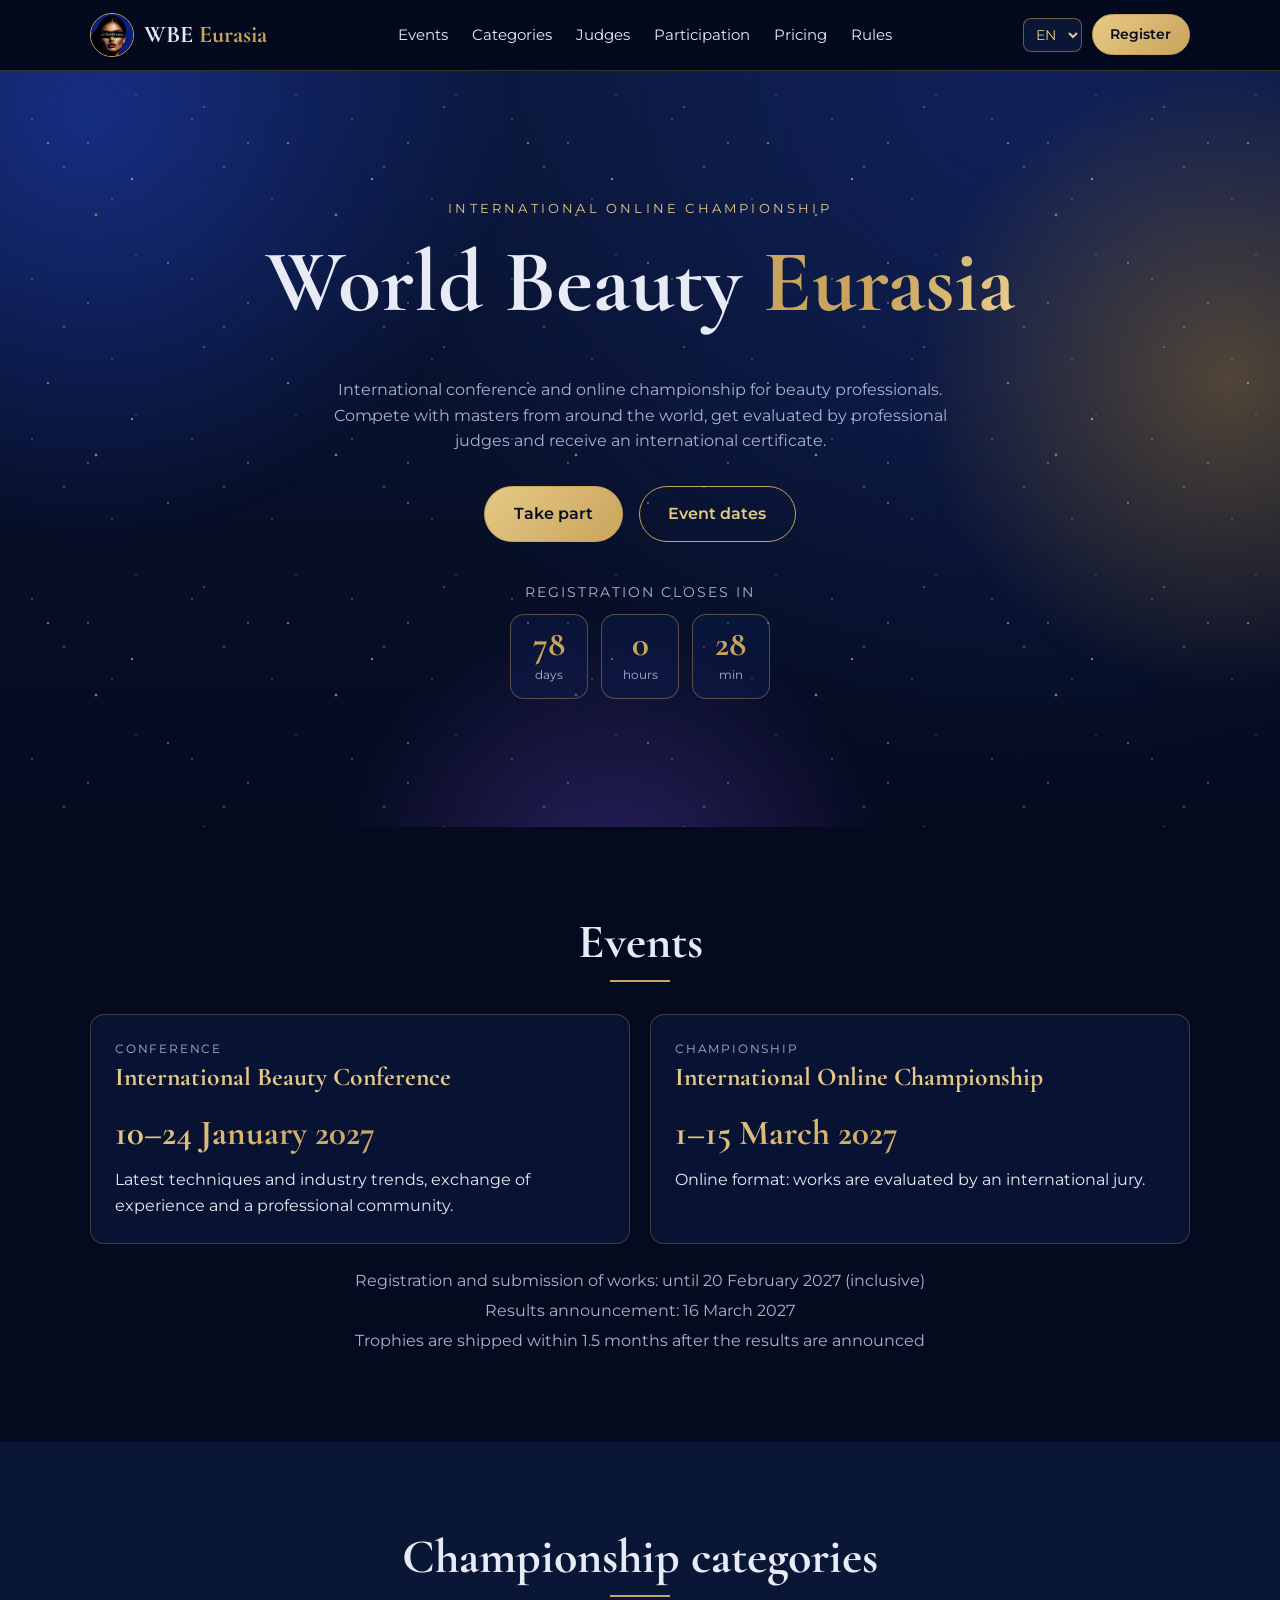
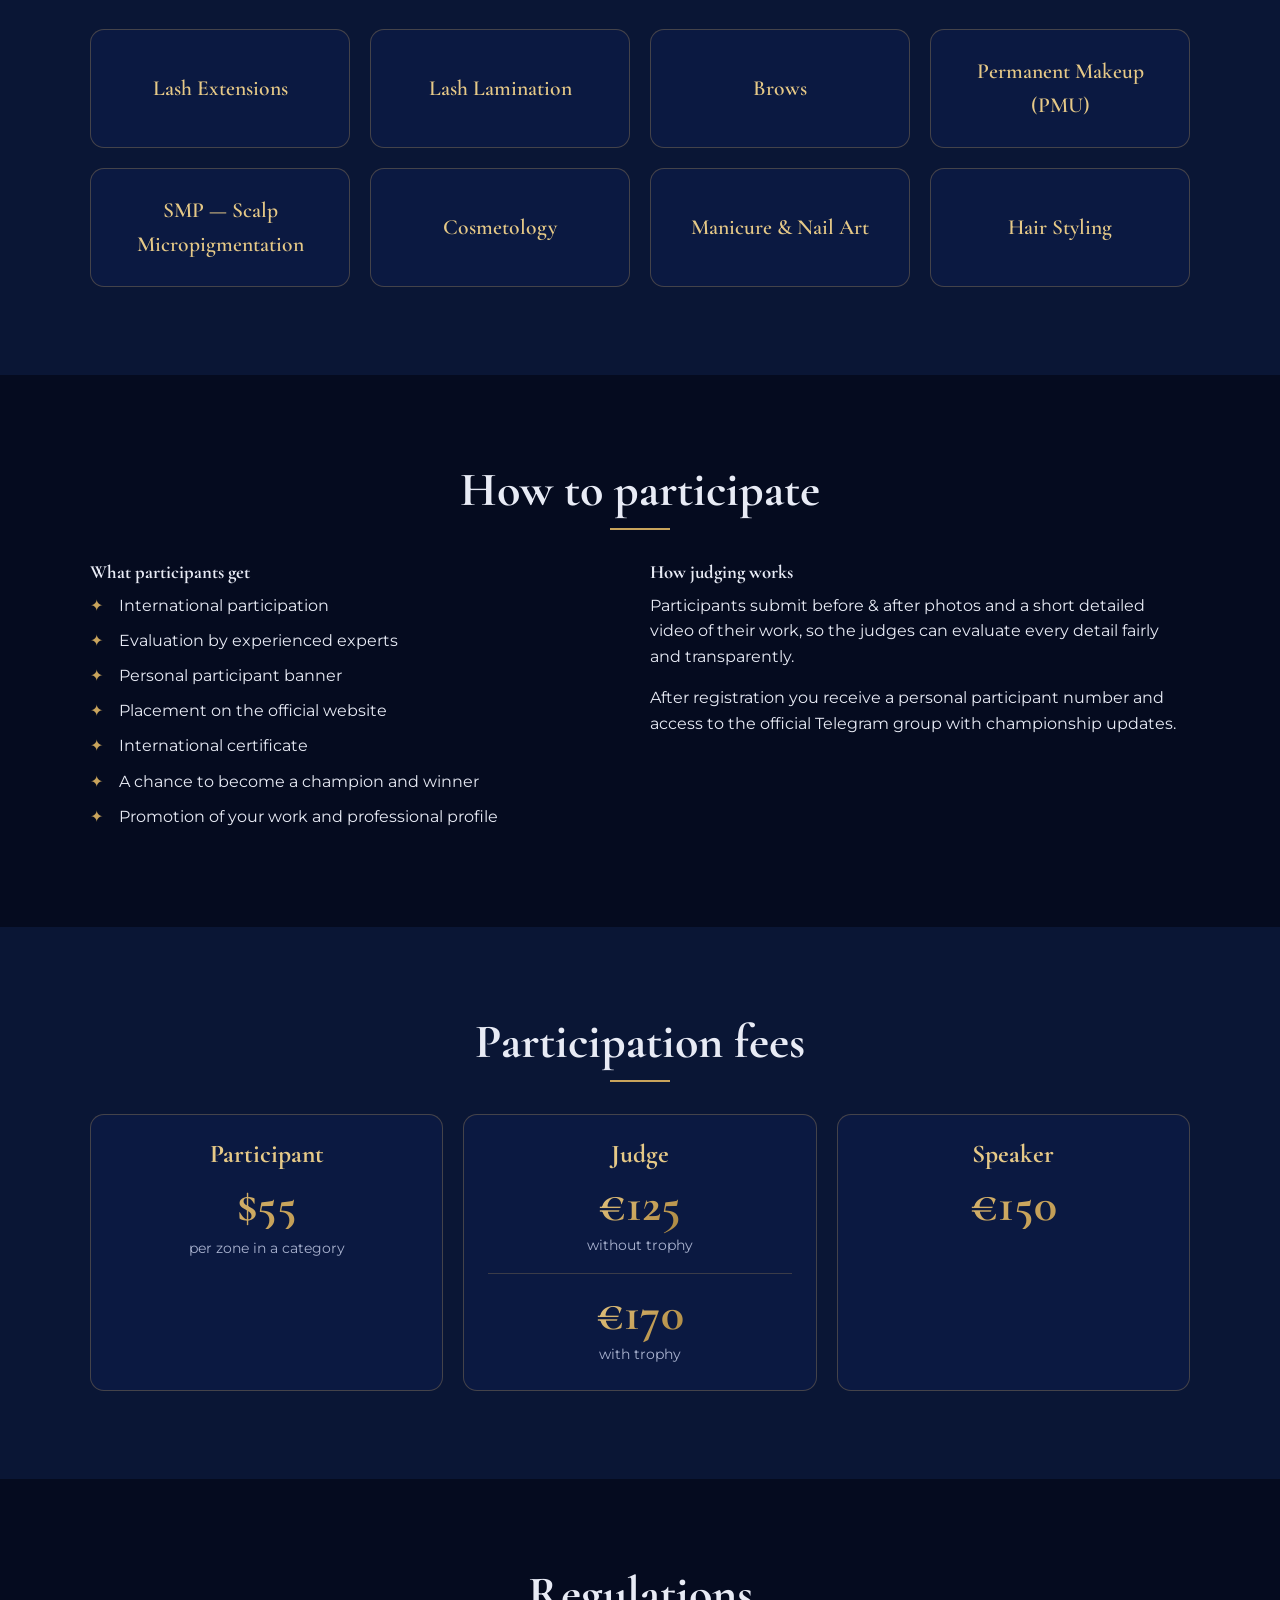
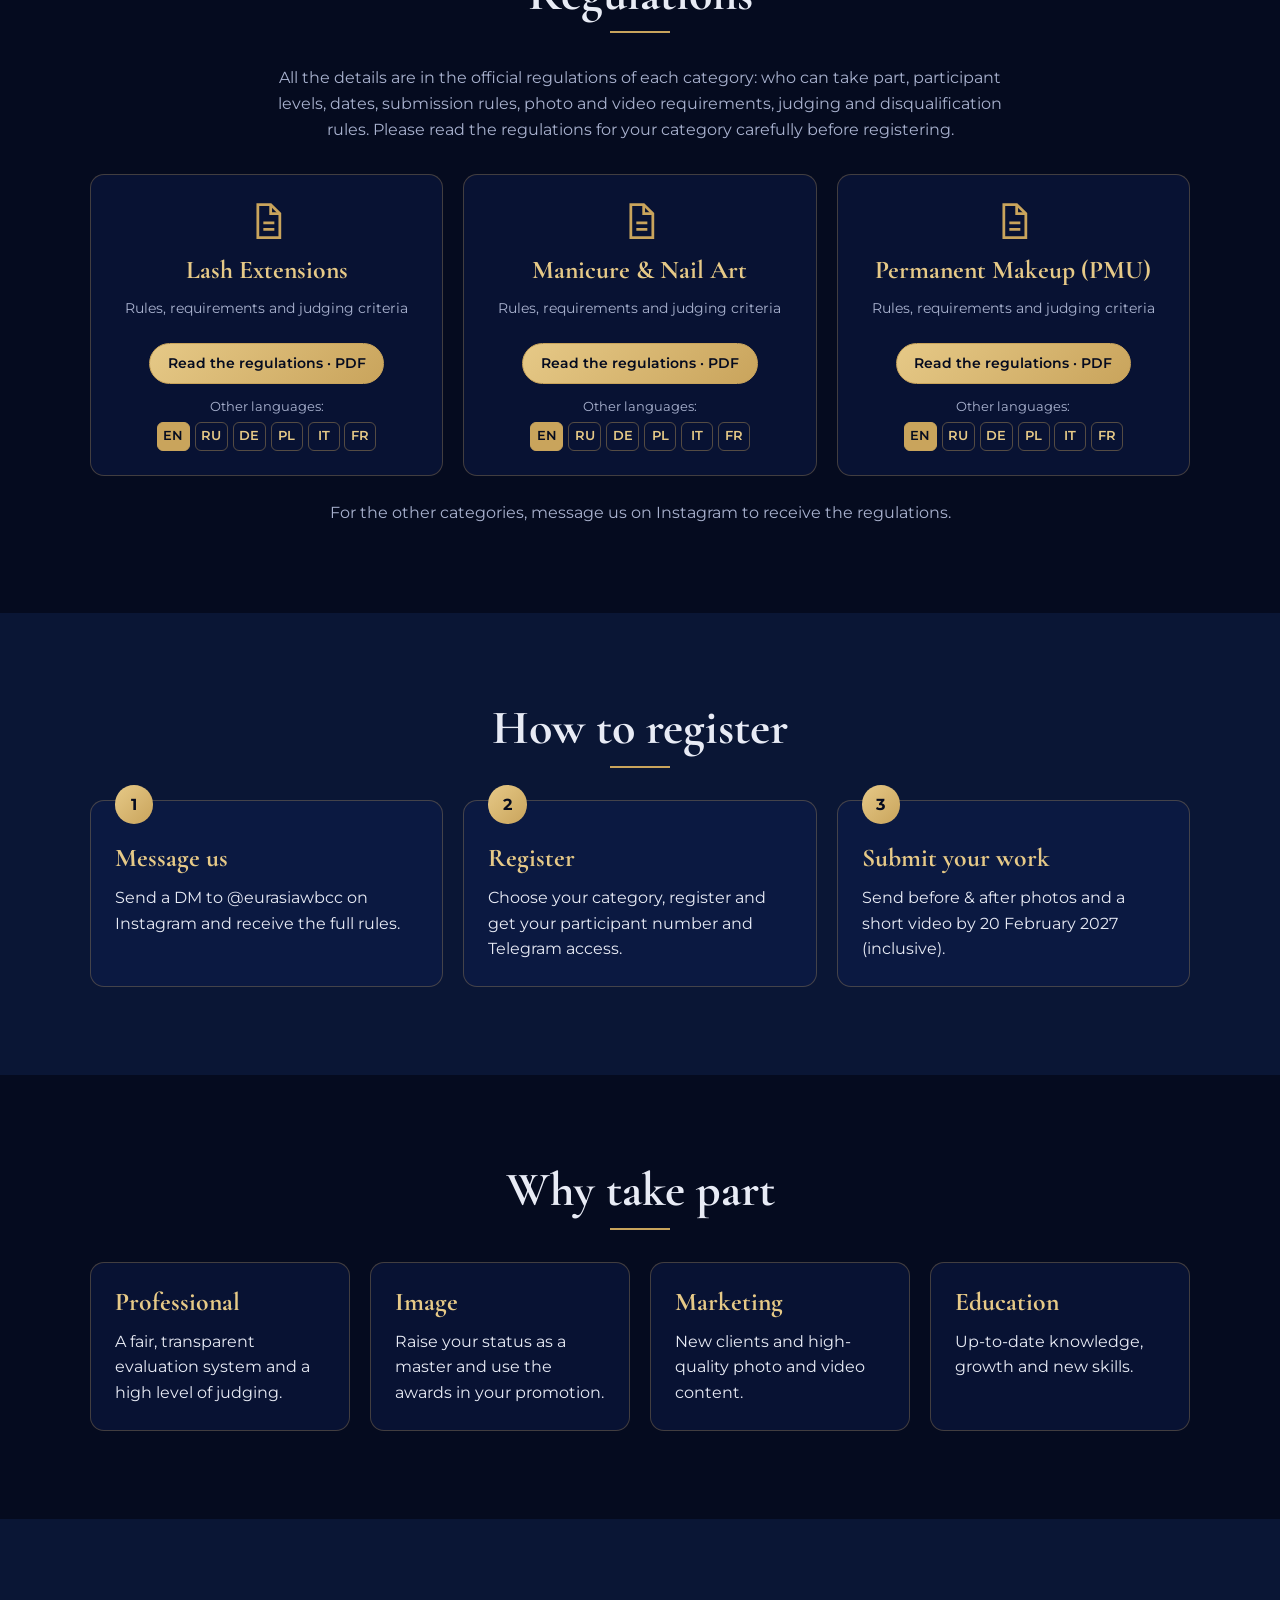
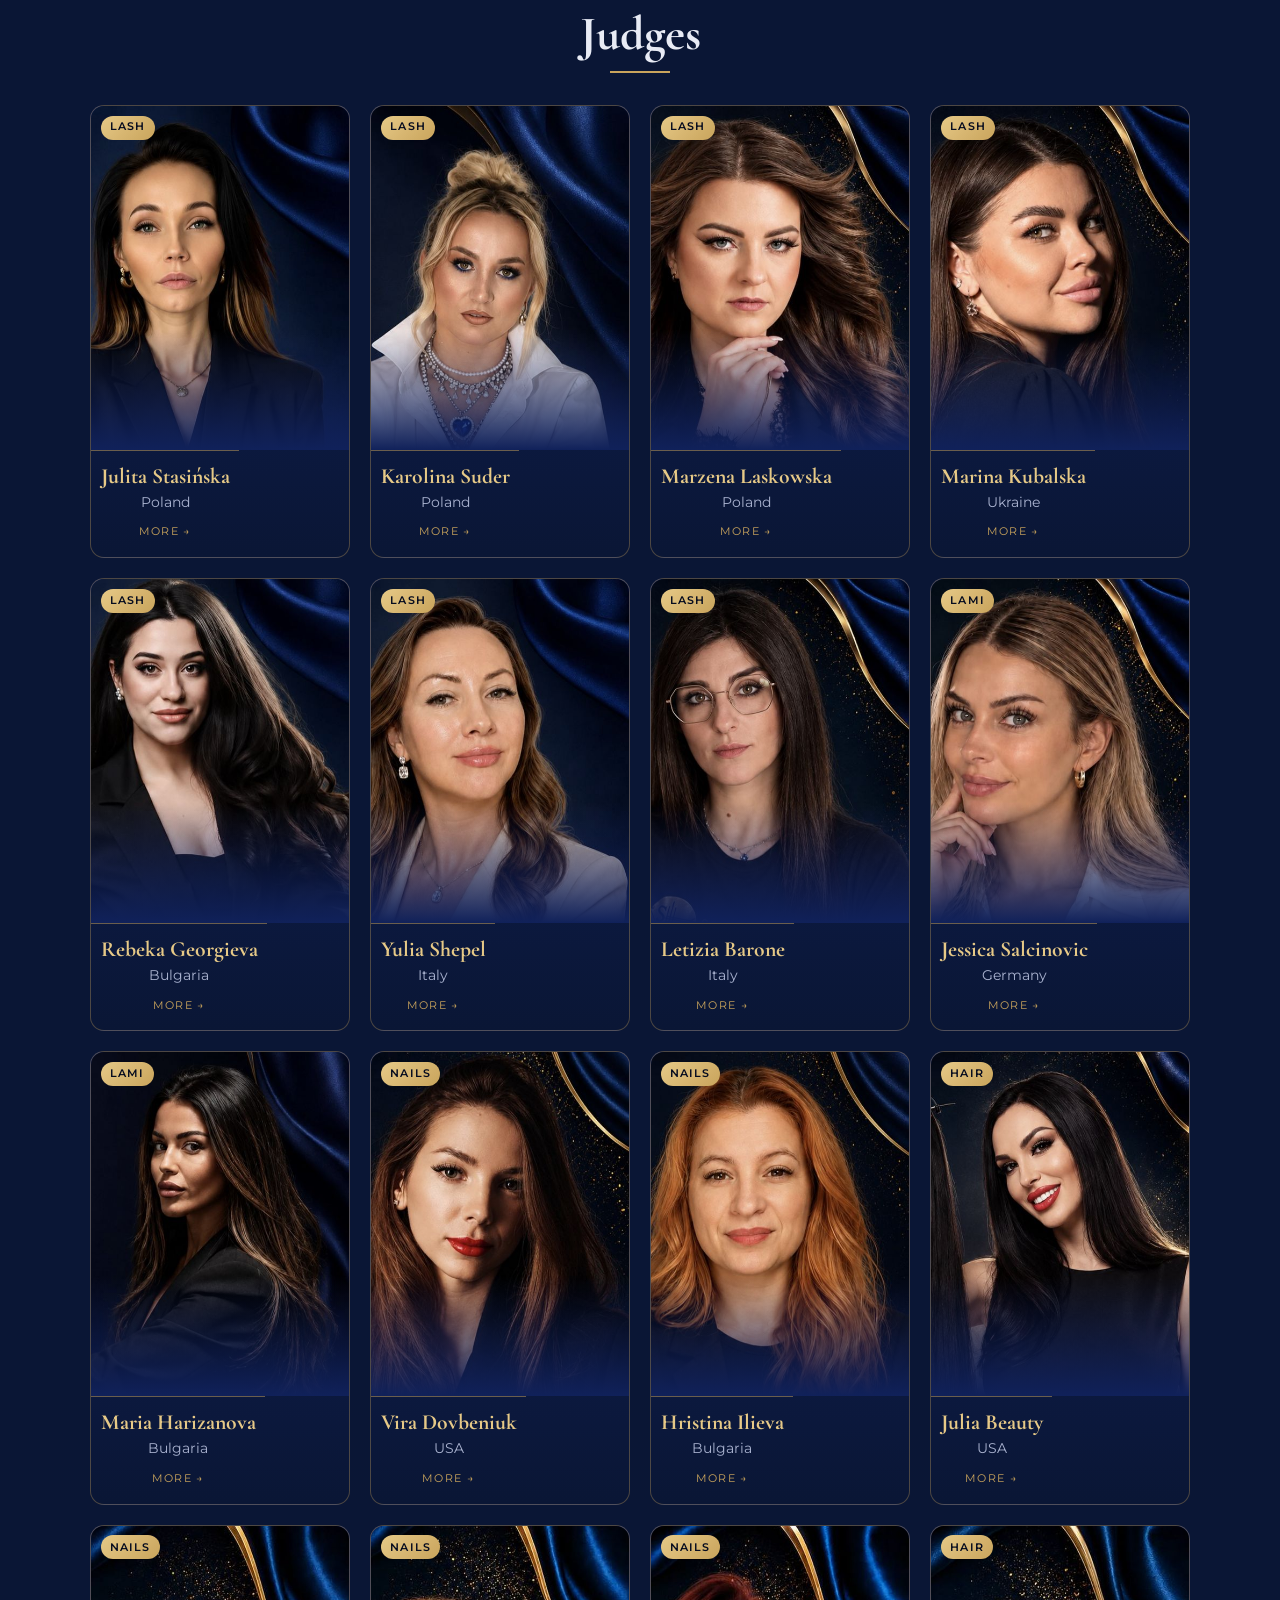
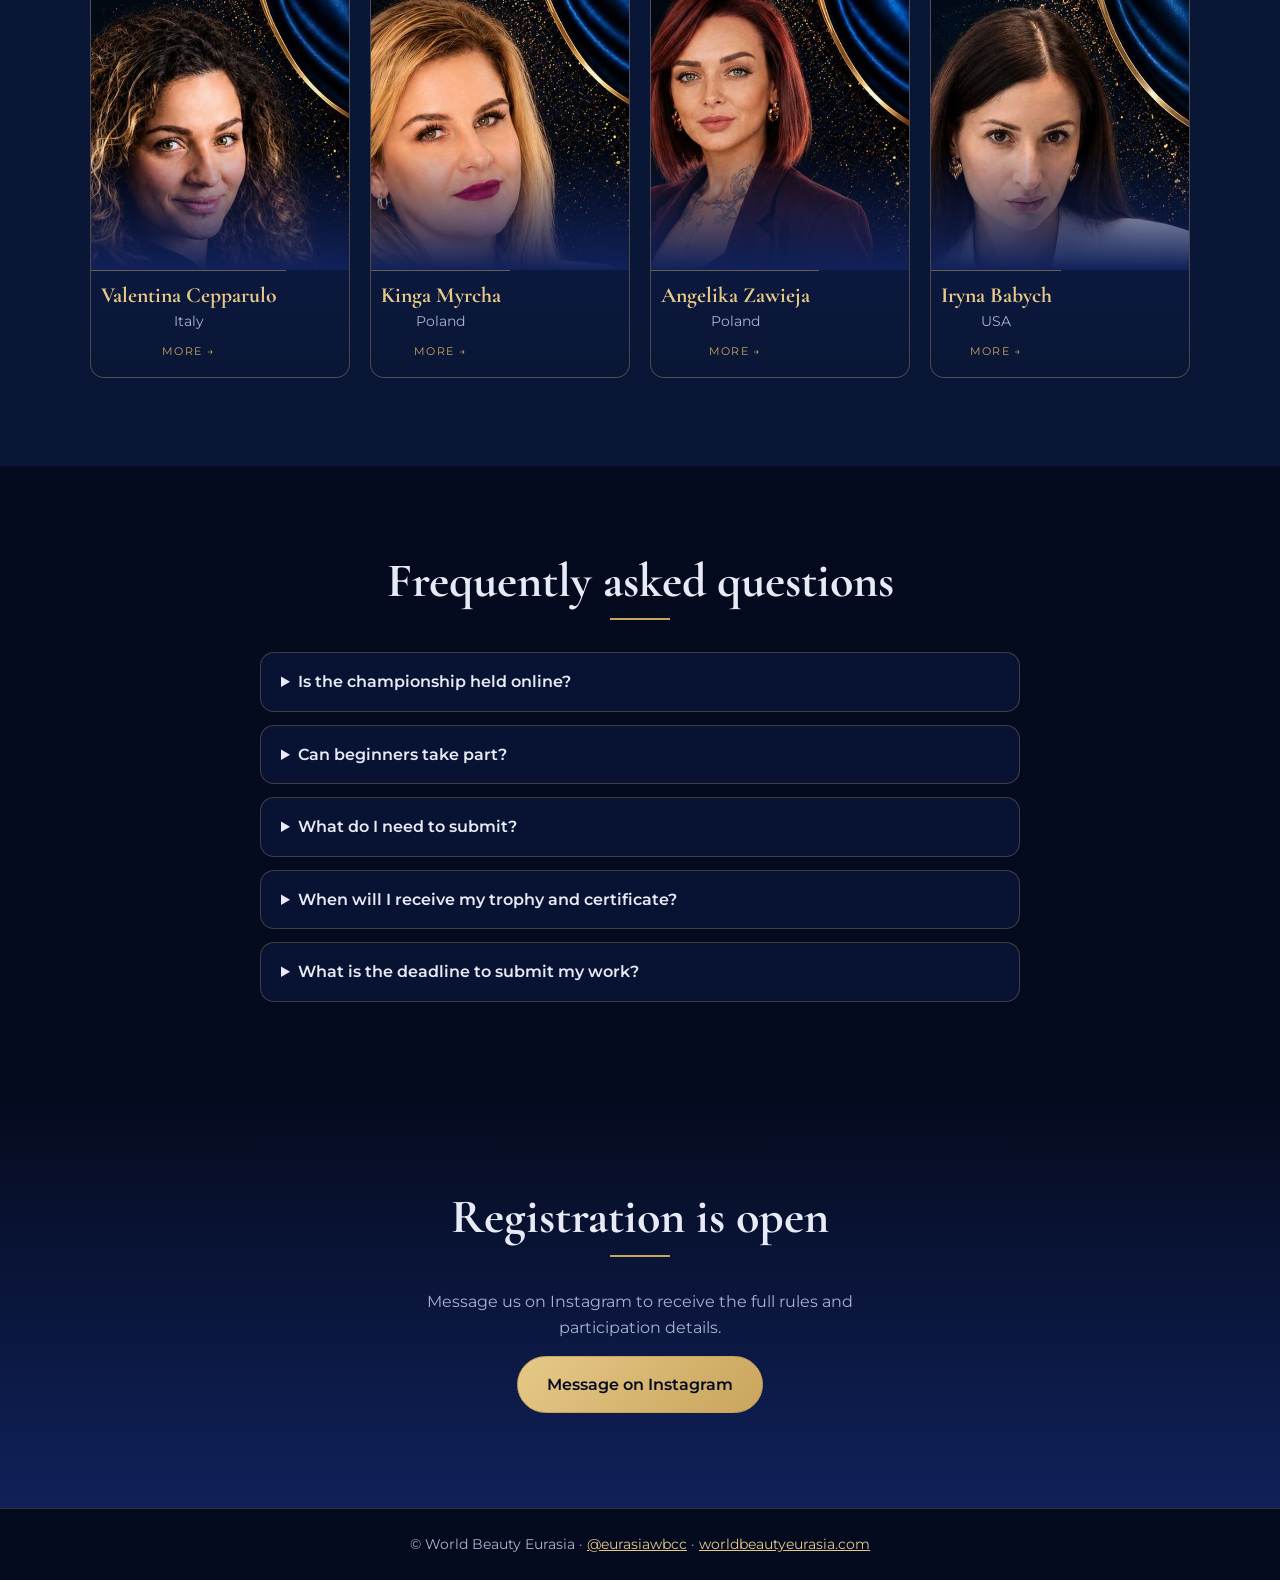
<file: index.html>
<!DOCTYPE html>
<html lang="en">
<head>
  <meta charset="UTF-8">
  <meta name="viewport" content="width=device-width, initial-scale=1">
  <title>World Beauty Eurasia — International Online Beauty Championship</title>
  <meta name="description" content="World Beauty Eurasia: international conference and online beauty championship 2027. Lash, Brows, PMU, Nails, Hair and more. Dates, judges, participation.">
  <!-- SEO: главный адрес страницы (чтобы www и без www не считались дублями) -->
  <link rel="canonical" href="https://worldbeautyeurasia.com/">
  <!-- Подтверждение прав на сайт для Google Search Console и Яндекс Вебмастера -->
  <meta name="google-site-verification" content="z0TTrde1fjot_25jRjjjhE-ipNt1lcJspAoiPgCDG74">
  <!-- <meta name="yandex-verification" content="..."> -->

  <!-- Превью ссылки в WhatsApp, Telegram, Facebook, X (картинка 1200×630) -->
  <meta property="og:type" content="website">
  <meta property="og:site_name" content="World Beauty Eurasia">
  <meta property="og:url" content="https://worldbeautyeurasia.com/">
  <meta property="og:title" content="World Beauty Eurasia 2027 — International Online Beauty Championship">
  <meta property="og:description" content="Lash, Brows, PMU, Nails, Hair and more. Conference 10–24 January 2027, championship 1–15 March 2027. International jury, certificates and trophies.">
  <meta property="og:image" content="https://worldbeautyeurasia.com/img/og.jpg">
  <meta property="og:image:width" content="1200">
  <meta property="og:image:height" content="630">
  <meta name="twitter:card" content="summary_large_image">

  <!-- Разметка мероприятий для Google: даты могут показываться прямо в выдаче -->
  <script type="application/ld+json">
  {
    "@context": "https://schema.org",
    "@graph": [
      {
        "@type": "Organization",
        "@id": "https://worldbeautyeurasia.com/#org",
        "name": "World Beauty Eurasia",
        "url": "https://worldbeautyeurasia.com/",
        "logo": "https://worldbeautyeurasia.com/img/logo.jpg",
        "sameAs": ["https://www.instagram.com/eurasiawbcc/"]
      },
      {
        "@type": "Event",
        "name": "World Beauty Eurasia 2027 — International Beauty Conference",
        "startDate": "2027-01-10",
        "endDate": "2027-01-24",
        "eventAttendanceMode": "https://schema.org/OnlineEventAttendanceMode",
        "eventStatus": "https://schema.org/EventScheduled",
        "location": { "@type": "VirtualLocation", "url": "https://worldbeautyeurasia.com/" },
        "image": "https://worldbeautyeurasia.com/img/og.jpg",
        "description": "International online conference for beauty professionals: latest techniques, industry trends and exchange of experience.",
        "organizer": { "@id": "https://worldbeautyeurasia.com/#org" }
      },
      {
        "@type": "Event",
        "name": "World Beauty Eurasia 2027 — International Online Beauty Championship",
        "startDate": "2027-03-01",
        "endDate": "2027-03-15",
        "eventAttendanceMode": "https://schema.org/OnlineEventAttendanceMode",
        "eventStatus": "https://schema.org/EventScheduled",
        "location": { "@type": "VirtualLocation", "url": "https://worldbeautyeurasia.com/" },
        "image": "https://worldbeautyeurasia.com/img/og.jpg",
        "description": "International online championship in Lash, Brows, PMU, Nails, Hair and other categories. Works are evaluated by an international jury.",
        "organizer": { "@id": "https://worldbeautyeurasia.com/#org" },
        "offers": { "@type": "Offer", "price": "55", "priceCurrency": "USD", "url": "https://worldbeautyeurasia.com/#register", "availability": "https://schema.org/InStock", "validFrom": "2026-10-01" }
      }
    ]
  }
  </script>

  <link rel="icon" type="image/png" href="img/favicon.png">
  <link rel="apple-touch-icon" href="img/logo.jpg">
  <link rel="preconnect" href="https://fonts.googleapis.com">
  <link rel="preconnect" href="https://fonts.gstatic.com" crossorigin>
  <link href="https://fonts.googleapis.com/css2?family=Cormorant+Garamond:wght@500;600;700&family=Montserrat:wght@400;500;600&display=swap" rel="stylesheet">
  <link rel="stylesheet" href="style.css">
  <script src="translations.js" defer></script>
  <script src="script.js" defer></script>
</head>
<body>

  <header class="header">
    <div class="container header__inner">
      <a class="logo" href="#top" aria-label="World Beauty Eurasia">
        <img class="logo__img" src="img/logo.jpg" alt="" width="256" height="256">
        <span class="logo__text">WBE <span class="logo__accent">Eurasia</span></span>
      </a>
      <nav class="nav" id="nav" aria-label="Main navigation">
        <a href="#events" data-i18n="nav.events"></a>
        <a href="#nominations" data-i18n="nav.nominations"></a>
        <a href="#judges" data-i18n="nav.judges"></a>
        <a href="#participation" data-i18n="nav.participation"></a>
        <a href="#pricing" data-i18n="nav.pricing"></a>
        <a href="#rules" data-i18n="nav.rules"></a>
        <!-- Эта ссылка видна только в мобильном меню (на узких экранах кнопка в шапке скрыта) -->
        <a class="nav__register" href="#register" data-i18n="nav.register"></a>
      </nav>
      <div class="header__right">
        <select id="lang" class="lang" aria-label="Language">
          <option value="en">EN</option>
          <option value="ru">RU</option>
          <option value="de">DE</option>
          <option value="pl">PL</option>
          <option value="it">IT</option>
          <option value="fr">FR</option>
        </select>
        <a class="btn btn--small header__btn" href="#register" data-i18n="nav.register"></a>
        <button class="burger" id="burger" type="button" aria-expanded="false" aria-controls="nav" data-i18n-aria="nav.menu">
          <span></span><span></span><span></span>
        </button>
      </div>
    </div>
  </header>

  <main id="top">

    <!-- Hero -->
    <section class="hero">
      <!-- Фон: размытые световые пятна и золотые искры (чисто декоративно) -->
      <div class="hero__fx" aria-hidden="true">
        <span class="orb orb--1"></span>
        <span class="orb orb--2"></span>
        <span class="orb orb--3"></span>
        <span class="sparkles"></span>
        <span class="sparkles sparkles--far"></span>
      </div>
      <div class="container hero__inner">
        <p class="eyebrow" data-i18n="hero.eyebrow"></p>
        <h1>World Beauty <span class="gold shine">Eurasia</span></h1>
        <p class="hero__text" data-i18n="hero.text"></p>
        <div class="hero__actions">
          <a class="btn" href="#register" data-i18n="hero.cta1"></a>
          <a class="btn btn--outline" href="#events" data-i18n="hero.cta2"></a>
        </div>

        <!-- Обратный отсчёт до конца регистрации (логика в script.js) -->
        <div class="countdown" id="countdown" hidden>
          <p class="countdown__title" data-i18n="count.title"></p>
          <div class="countdown__timer" id="countdown-timer">
            <div><span id="cd-d">0</span><small data-i18n="count.d"></small></div>
            <div><span id="cd-h">0</span><small data-i18n="count.h"></small></div>
            <div><span id="cd-m">0</span><small data-i18n="count.m"></small></div>
          </div>
          <p class="countdown__closed" id="countdown-closed" data-i18n="count.closed" hidden></p>
        </div>
      </div>
    </section>

    <!-- Events -->
    <section class="section" id="events">
      <div class="container">
        <h2 class="section__title" data-i18n="events.title"></h2>
        <div class="grid grid--2">
          <article class="card card--event">
            <p class="card__tag" data-i18n="events.conf.tag"></p>
            <h3 data-i18n="events.conf.name"></h3>
            <p class="card__date" data-i18n="events.conf.date"></p>
            <p data-i18n="events.conf.text"></p>
          </article>
          <article class="card card--event">
            <p class="card__tag" data-i18n="events.champ.tag"></p>
            <h3 data-i18n="events.champ.name"></h3>
            <p class="card__date" data-i18n="events.champ.date"></p>
            <p data-i18n="events.champ.text"></p>
          </article>
        </div>
        <ul class="notes list-reset">
          <li data-i18n="events.deadline"></li>
          <li data-i18n="events.results"></li>
          <li data-i18n="events.ship"></li>
        </ul>
      </div>
    </section>

    <!-- Nominations -->
    <section class="section section--dark" id="nominations">
      <div class="container">
        <h2 class="section__title" data-i18n="nom.title"></h2>
        <ul class="grid grid--4 list-reset">
          <li class="card card--nom" data-i18n="nom.lash"></li>
          <li class="card card--nom" data-i18n="nom.lami"></li>
          <li class="card card--nom" data-i18n="nom.brows"></li>
          <li class="card card--nom" data-i18n="nom.pmu"></li>
          <li class="card card--nom" data-i18n="nom.smp"></li>
          <li class="card card--nom" data-i18n="nom.cosm"></li>
          <li class="card card--nom" data-i18n="nom.nails"></li>
          <li class="card card--nom" data-i18n="nom.hair"></li>
        </ul>
      </div>
    </section>

    <!-- Participation -->
    <section class="section" id="participation">
      <div class="container">
        <h2 class="section__title" data-i18n="part.title"></h2>
        <div class="grid grid--2">
          <div>
            <h3 data-i18n="part.benefits"></h3>
            <ul class="check-list">
              <li data-i18n="part.b1"></li>
              <li data-i18n="part.b2"></li>
              <li data-i18n="part.b3"></li>
              <li data-i18n="part.b4"></li>
              <li data-i18n="part.b5"></li>
              <li data-i18n="part.b6"></li>
              <li data-i18n="part.b7"></li>
            </ul>
          </div>
          <div>
            <h3 data-i18n="part.eval.title"></h3>
            <p data-i18n="part.eval.text"></p>
            <p data-i18n="part.after"></p>
          </div>
        </div>
      </div>
    </section>

    <!-- Pricing -->
    <section class="section section--dark" id="pricing">
      <div class="container">
        <h2 class="section__title" data-i18n="pricing.title"></h2>
        <div class="grid grid--3">
          <article class="card price-card">
            <h3 data-i18n="pricing.participant"></h3>
            <p class="price-card__amount">$55</p>
            <p class="price-card__note" data-i18n="pricing.perzone"></p>
          </article>
          <article class="card price-card">
            <h3 data-i18n="pricing.judge"></h3>
            <ul class="price-card__rows list-reset">
              <li><span class="price-card__amount">€125</span><small data-i18n="pricing.notrophy"></small></li>
              <li><span class="price-card__amount">€170</span><small data-i18n="pricing.trophy"></small></li>
            </ul>
          </article>
          <article class="card price-card">
            <h3 data-i18n="pricing.speaker"></h3>
            <p class="price-card__amount">€150</p>
          </article>
        </div>
      </div>
    </section>

    <!-- Regulations: официальные регламенты номинаций (PDF в папке docs) -->
    <section class="section" id="rules">
      <div class="container">
        <h2 class="section__title" data-i18n="rules.title"></h2>
        <p class="rules__lead" data-i18n="rules.lead"></p>
        <div class="grid rules__grid">
          <article class="card rules__card">
            <svg class="rules__icon" viewBox="0 0 24 24" aria-hidden="true"><path d="M7 3h7l5 5v13H7z" fill="none" stroke="currentColor" stroke-width="1.5"/><path d="M14 3v5h5M10 13h6M10 16.5h6" fill="none" stroke="currentColor" stroke-width="1.5"/></svg>
            <h3 data-i18n="nom.lash"></h3>
            <p class="rules__desc" data-i18n="rules.card"></p>
            <div class="rules__links">
              <!-- Главная кнопка: script.js подставляет PDF на языке сайта (без JS открывается английский) -->
              <a class="btn btn--small rules__main" href="docs/regulations-lash-en.pdf" target="_blank" rel="noopener"><span data-i18n="rules.open"></span> · PDF</a>
              <p class="rules__other"><span data-i18n="rules.otherlangs"></span>
                <a href="docs/regulations-lash-en.pdf" target="_blank" rel="noopener" hreflang="en">EN</a>
                <a href="docs/regulations-lash-ru.pdf" target="_blank" rel="noopener" hreflang="ru">RU</a>
                <a href="docs/regulations-lash-de.pdf" target="_blank" rel="noopener" hreflang="de">DE</a>
                <a href="docs/regulations-lash-pl.pdf" target="_blank" rel="noopener" hreflang="pl">PL</a>
                <a href="docs/regulations-lash-it.pdf" target="_blank" rel="noopener" hreflang="it">IT</a>
                <a href="docs/regulations-lash-fr.pdf" target="_blank" rel="noopener" hreflang="fr">FR</a>
              </p>
            </div>
          </article>
          <article class="card rules__card">
            <svg class="rules__icon" viewBox="0 0 24 24" aria-hidden="true"><path d="M7 3h7l5 5v13H7z" fill="none" stroke="currentColor" stroke-width="1.5"/><path d="M14 3v5h5M10 13h6M10 16.5h6" fill="none" stroke="currentColor" stroke-width="1.5"/></svg>
            <h3 data-i18n="nom.nails"></h3>
            <p class="rules__desc" data-i18n="rules.card"></p>
            <div class="rules__links">
              <!-- Главная кнопка: script.js подставляет PDF на языке сайта (без JS открывается английский) -->
              <a class="btn btn--small rules__main" href="docs/regulations-nails-en.pdf" target="_blank" rel="noopener"><span data-i18n="rules.open"></span> · PDF</a>
              <p class="rules__other"><span data-i18n="rules.otherlangs"></span>
                <a href="docs/regulations-nails-en.pdf" target="_blank" rel="noopener" hreflang="en">EN</a>
                <a href="docs/regulations-nails-ru.pdf" target="_blank" rel="noopener" hreflang="ru">RU</a>
                <a href="docs/regulations-nails-de.pdf" target="_blank" rel="noopener" hreflang="de">DE</a>
                <a href="docs/regulations-nails-pl.pdf" target="_blank" rel="noopener" hreflang="pl">PL</a>
                <a href="docs/regulations-nails-it.pdf" target="_blank" rel="noopener" hreflang="it">IT</a>
                <a href="docs/regulations-nails-fr.pdf" target="_blank" rel="noopener" hreflang="fr">FR</a>
              </p>
            </div>
          </article>
          <article class="card rules__card">
            <svg class="rules__icon" viewBox="0 0 24 24" aria-hidden="true"><path d="M7 3h7l5 5v13H7z" fill="none" stroke="currentColor" stroke-width="1.5"/><path d="M14 3v5h5M10 13h6M10 16.5h6" fill="none" stroke="currentColor" stroke-width="1.5"/></svg>
            <h3 data-i18n="nom.pmu"></h3>
            <p class="rules__desc" data-i18n="rules.card"></p>
            <div class="rules__links">
              <!-- Главная кнопка: script.js подставляет PDF на языке сайта (без JS открывается английский) -->
              <a class="btn btn--small rules__main" href="docs/regulations-pmu-en.pdf" target="_blank" rel="noopener"><span data-i18n="rules.open"></span> · PDF</a>
              <p class="rules__other"><span data-i18n="rules.otherlangs"></span>
                <a href="docs/regulations-pmu-en.pdf" target="_blank" rel="noopener" hreflang="en">EN</a>
                <a href="docs/regulations-pmu-ru.pdf" target="_blank" rel="noopener" hreflang="ru">RU</a>
                <a href="docs/regulations-pmu-de.pdf" target="_blank" rel="noopener" hreflang="de">DE</a>
                <a href="docs/regulations-pmu-pl.pdf" target="_blank" rel="noopener" hreflang="pl">PL</a>
                <a href="docs/regulations-pmu-it.pdf" target="_blank" rel="noopener" hreflang="it">IT</a>
                <a href="docs/regulations-pmu-fr.pdf" target="_blank" rel="noopener" hreflang="fr">FR</a>
              </p>
            </div>
          </article>
        </div>
        <ul class="notes list-reset">
          <li data-i18n="rules.other"></li>
        </ul>
      </div>
    </section>

    <!-- Registration steps -->
    <section class="section section--dark">
      <div class="container">
        <h2 class="section__title" data-i18n="steps.title"></h2>
        <ol class="grid grid--3 list-reset steps">
          <li class="card step">
            <span class="step__num" aria-hidden="true">1</span>
            <h3 data-i18n="steps.1.t"></h3>
            <p data-i18n="steps.1.p"></p>
          </li>
          <li class="card step">
            <span class="step__num" aria-hidden="true">2</span>
            <h3 data-i18n="steps.2.t"></h3>
            <p data-i18n="steps.2.p"></p>
          </li>
          <li class="card step">
            <span class="step__num" aria-hidden="true">3</span>
            <h3 data-i18n="steps.3.t"></h3>
            <p data-i18n="steps.3.p"></p>
          </li>
        </ol>
      </div>
    </section>

    <!-- Why participate -->
    <section class="section">
      <div class="container">
        <h2 class="section__title" data-i18n="why.title"></h2>
        <div class="grid grid--4">
          <article class="card"><h3 data-i18n="why.1.t"></h3><p data-i18n="why.1.p"></p></article>
          <article class="card"><h3 data-i18n="why.2.t"></h3><p data-i18n="why.2.p"></p></article>
          <article class="card"><h3 data-i18n="why.3.t"></h3><p data-i18n="why.3.p"></p></article>
          <article class="card"><h3 data-i18n="why.4.t"></h3><p data-i18n="why.4.p"></p></article>
        </div>
      </div>
    </section>

    <!-- Judges -->
    <section class="section section--dark" id="judges">
      <div class="container">
        <h2 class="section__title" data-i18n="judges.title"></h2>
        <!-- Карточка судьи: кнопка открывает окно (dialog внизу страницы). Регалии лежат в скрытых .judge__bio, по блоку на каждый язык (атрибут lang) -->
        <ul class="grid grid--4 list-reset judges">
          <li>
            <button class="judge" type="button">
              <span class="judge__frame">
                <img class="judge__photo" src="img/judges/julita-stasinska.jpg" alt="" width="480" height="640" loading="lazy">
                <span class="judge__role" data-i18n="role.lash"></span>
              </span>
              <span class="judge__info">
                <span class="judge__name">Julita Stasińska</span>
                <span class="judge__meta" data-i18n="c.pl"></span>
                <span class="judge__more" data-i18n="judges.more"></span>
              </span>
            </button>
            <div class="judge__bio" lang="en" hidden>
              <a class="judge__ig" href="https://www.instagram.com/julitastasinska_instructor/" target="_blank" rel="noopener">@julitastasinska_instructor</a>
              <p>Julita Stasińska is a lash stylist, an instructor in lash styling, and the founder of the Diamond Lash brand in Poland. She specializes in creating the „Perfect Line” effect, a technique upon which she has based her own proprietary training programs. Her passion lies in volume styling, creating intensely black lashes, crafting perfectly executed fans, and achieving a flawlessly even lash line.</p>
              <p>In her work, she prioritizes precision, meticulous attention to detail, and the highest quality of execution. She trains lash stylists on a daily basis, helping them refine their techniques and achieve results that are both more aesthetically pleasing and longer-lasting. She is dedicated to sharing her knowledge and experience, inspiring other stylists to pursue continuous professional growth and raise standards within the beauty industry.</p>
            </div>
            <div class="judge__bio" lang="ru" hidden>
              <a class="judge__ig" href="https://www.instagram.com/julitastasinska_instructor/" target="_blank" rel="noopener">@julitastasinska_instructor</a>
              <p>Julita Stasińska — лэшмейкер, инструктор по наращиванию ресниц и основательница бренда Diamond Lash в Польше. Она специализируется на эффекте «Perfect Line» — технике, на которой построены её авторские обучающие программы. Её страсть — объёмное наращивание: насыщенно-чёрные ресницы, идеально выполненные пучки и безупречно ровная линия ресниц.</p>
              <p>В работе она ставит на первое место точность, тщательное внимание к деталям и высочайшее качество исполнения. Каждый день она обучает лэшмейкеров, помогая им совершенствовать технику и добиваться результата, который выглядит эстетичнее и держится дольше. Она с радостью делится знаниями и опытом, вдохновляя других мастеров на постоянный профессиональный рост и повышение стандартов в индустрии красоты.</p>
            </div>
            <div class="judge__bio" lang="de" hidden>
              <a class="judge__ig" href="https://www.instagram.com/julitastasinska_instructor/" target="_blank" rel="noopener">@julitastasinska_instructor</a>
              <p>Julita Stasińska ist Lash-Stylistin, Trainerin für Wimpernverlängerung und Gründerin der Marke Diamond Lash in Polen. Sie ist auf den „Perfect Line“-Effekt spezialisiert – eine Technik, auf der ihre eigenen Schulungsprogramme basieren. Ihre Leidenschaft gilt dem Volumen-Styling: intensiv schwarze Wimpern, perfekt gearbeitete Fächer und eine makellos gleichmäßige Wimpernlinie.</p>
              <p>Bei ihrer Arbeit stehen Präzision, akribische Liebe zum Detail und höchste Ausführungsqualität an erster Stelle. Sie schult täglich Lash-Stylistinnen und hilft ihnen, ihre Technik zu verfeinern und Ergebnisse zu erzielen, die ästhetischer und langlebiger sind. Mit Hingabe gibt sie ihr Wissen und ihre Erfahrung weiter und inspiriert andere Stylistinnen zu stetiger beruflicher Weiterentwicklung und höheren Standards in der Beauty-Branche.</p>
            </div>
            <div class="judge__bio" lang="pl" hidden>
              <a class="judge__ig" href="https://www.instagram.com/julitastasinska_instructor/" target="_blank" rel="noopener">@julitastasinska_instructor</a>
              <p>Julita Stasińska jest stylistką rzęs, instruktorką stylizacji rzęs i założycielką marki Diamond Lash w Polsce. Specjalizuje się w efekcie „Perfect Line” – technice, na której oparła własne autorskie programy szkoleniowe. Jej pasją jest stylizacja objętościowa: intensywnie czarne rzęsy, perfekcyjnie wykonane kępki i idealnie równa linia rzęs.</p>
              <p>W pracy stawia na precyzję, dbałość o każdy szczegół i najwyższą jakość wykonania. Na co dzień szkoli stylistki rzęs, pomagając im doskonalić technikę i osiągać efekty bardziej estetyczne i trwalsze. Chętnie dzieli się wiedzą i doświadczeniem, inspirując inne stylistki do ciągłego rozwoju zawodowego i podnoszenia standardów w branży beauty.</p>
            </div>
            <div class="judge__bio" lang="it" hidden>
              <a class="judge__ig" href="https://www.instagram.com/julitastasinska_instructor/" target="_blank" rel="noopener">@julitastasinska_instructor</a>
              <p>Julita Stasińska è lash stylist, istruttrice di extension ciglia e fondatrice del brand Diamond Lash in Polonia. È specializzata nell&#x27;effetto «Perfect Line», una tecnica su cui ha costruito i propri programmi formativi. La sua passione è il volume: ciglia di un nero intenso, ventagli eseguiti alla perfezione e una linea ciglia impeccabilmente uniforme.</p>
              <p>Nel suo lavoro mette al primo posto la precisione, la cura meticolosa dei dettagli e la massima qualità di esecuzione. Forma ogni giorno lash stylist, aiutandole a perfezionare la tecnica e a ottenere risultati più estetici e duraturi. Condivide con passione le sue conoscenze e la sua esperienza, ispirando altre professioniste a crescere costantemente e ad alzare gli standard del settore beauty.</p>
            </div>
            <div class="judge__bio" lang="fr" hidden>
              <a class="judge__ig" href="https://www.instagram.com/julitastasinska_instructor/" target="_blank" rel="noopener">@julitastasinska_instructor</a>
              <p>Julita Stasińska est styliste de cils, formatrice en extension de cils et fondatrice de la marque Diamond Lash en Pologne. Elle est spécialisée dans l&#x27;effet « Perfect Line », une technique sur laquelle reposent ses propres programmes de formation. Sa passion : le volume, avec des cils d&#x27;un noir intense, des bouquets parfaitement réalisés et une ligne de cils d&#x27;une régularité irréprochable.</p>
              <p>Dans son travail, elle privilégie la précision, une attention minutieuse aux détails et une exécution de la plus haute qualité. Elle forme chaque jour des stylistes de cils et les aide à perfectionner leur technique pour obtenir des résultats plus esthétiques et plus durables. Elle partage volontiers son savoir et son expérience, incitant les autres stylistes à progresser sans cesse et à élever les standards du secteur de la beauté.</p>
            </div>
          </li>
          <li>
            <button class="judge" type="button">
              <span class="judge__frame">
                <img class="judge__photo" src="img/judges/karolina-suder.jpg" alt="" width="480" height="640" loading="lazy">
                <span class="judge__role" data-i18n="role.lash"></span>
              </span>
              <span class="judge__info">
                <span class="judge__name">Karolina Suder</span>
                <span class="judge__meta" data-i18n="c.pl"></span>
                <span class="judge__more" data-i18n="judges.more"></span>
              </span>
            </button>
            <div class="judge__bio" lang="en" hidden>
              <a class="judge__ig" href="https://www.instagram.com/lash_mi_kaja/" target="_blank" rel="noopener">@lash_mi_kaja</a>
              <p class="judge__tagline">Lash Mi Kaja</p>
              <ul>
                <li>Independent Instructor</li>
                <li>Owner of the Lash Mi Kaja salon in Myślenice</li>
                <li>Brand Ambassador Rzesownia_sklep</li>
                <li>Ambassador sabrija_store</li>
                <li>In the beauty industry for 10 years</li>
                <li>Trained as a makeup artist and educator</li>
                <li>Completed studies at the Faculty of Medicine: Trainer Linergist and Cosmetologist</li>
                <li>10-time winner of the Eyelash and Brow Styling Championships Online and In-Person</li>
                <li>1st&nbsp;Place in the Beauty Champions Poll - Eyelash Stylist of the Year in the Małopolska Voivodeship 2020</li>
                <li>In addition to eyelashes and eyebrows, she also specializes in Permanent Makeup.</li>
                <li>She constantly improves her qualifications by participating in conferences and training.</li>
                <li>Junior Judge International Eyelash and Brow Styling Championships Global Lash Brow Action</li>
                <li>Judge Lashes New York online</li>
                <li>Judge Lashes Global Spanish Beauty Cap</li>
                <li>Judge wbc_beauty_champ</li>
                <li>Judge Lash and Brow Talent</li>
                <li>Judge your_awards</li>
                <li>Judge Global Lash Brown Action PLATO</li>
              </ul>
            </div>
            <div class="judge__bio" lang="ru" hidden>
              <a class="judge__ig" href="https://www.instagram.com/lash_mi_kaja/" target="_blank" rel="noopener">@lash_mi_kaja</a>
              <p class="judge__tagline">Lash Mi Kaja</p>
              <ul>
                <li>Независимый инструктор</li>
                <li>Владелица салона Lash Mi Kaja в Мысленице</li>
                <li>Амбассадор бренда Rzesownia_sklep</li>
                <li>Амбассадор sabrija_store</li>
                <li>10 лет в индустрии красоты</li>
                <li>Обучалась как визажист и преподаватель</li>
                <li>Окончила медицинский факультет: тренер-линергист и косметолог</li>
                <li>10-кратная победительница чемпионатов по наращиванию ресниц и оформлению бровей (онлайн и офлайн)</li>
                <li>1-е&nbsp;место в опросе Beauty Champions — «Лэшмейкер года» в Малопольском воеводстве 2020</li>
                <li>Помимо ресниц и бровей, специализируется на перманентном макияже</li>
                <li>Постоянно повышает квалификацию на конференциях и обучениях</li>
                <li>Младший судья международных чемпионатов по наращиванию ресниц и оформлению бровей Global Lash Brow Action</li>
                <li>Судья Lashes New York online</li>
                <li>Судья Lashes Global Spanish Beauty Cap</li>
                <li>Судья wbc_beauty_champ</li>
                <li>Судья Lash and Brow Talent</li>
                <li>Судья your_awards</li>
                <li>Судья Global Lash Brown Action PLATO</li>
              </ul>
            </div>
            <div class="judge__bio" lang="de" hidden>
              <a class="judge__ig" href="https://www.instagram.com/lash_mi_kaja/" target="_blank" rel="noopener">@lash_mi_kaja</a>
              <p class="judge__tagline">Lash Mi Kaja</p>
              <ul>
                <li>Unabhängige Trainerin</li>
                <li>Inhaberin des Salons Lash Mi Kaja in Myślenice</li>
                <li>Markenbotschafterin Rzesownia_sklep</li>
                <li>Botschafterin sabrija_store</li>
                <li>Seit 10 Jahren in der Beauty-Branche</li>
                <li>Ausgebildet als Make-up-Artist und Trainerin</li>
                <li>Studium an der Medizinischen Fakultät: Linergistin-Trainerin und Kosmetikerin</li>
                <li>10-fache Siegerin bei Meisterschaften für Wimpern- und Augenbrauenstyling (online und vor Ort)</li>
                <li>1.&nbsp;Platz bei der Umfrage Beauty Champions – Wimpernstylistin des Jahres in der Woiwodschaft Kleinpolen 2020</li>
                <li>Neben Wimpern und Augenbrauen ist sie auch auf Permanent Make-up spezialisiert.</li>
                <li>Sie bildet sich ständig auf Konferenzen und Schulungen weiter.</li>
                <li>Junior-Jurorin bei den internationalen Meisterschaften für Wimpern- und Augenbrauenstyling Global Lash Brow Action</li>
                <li>Jurorin Lashes New York online</li>
                <li>Jurorin Lashes Global Spanish Beauty Cap</li>
                <li>Jurorin wbc_beauty_champ</li>
                <li>Jurorin Lash and Brow Talent</li>
                <li>Jurorin your_awards</li>
                <li>Jurorin Global Lash Brown Action PLATO</li>
              </ul>
            </div>
            <div class="judge__bio" lang="pl" hidden>
              <a class="judge__ig" href="https://www.instagram.com/lash_mi_kaja/" target="_blank" rel="noopener">@lash_mi_kaja</a>
              <p class="judge__tagline">Lash Mi Kaja</p>
              <ul>
                <li>Niezależna instruktorka</li>
                <li>Właścicielka salonu Lash Mi Kaja w Myślenicach</li>
                <li>Ambasadorka marki Rzesownia_sklep</li>
                <li>Ambasadorka sabrija_store</li>
                <li>10 lat w branży beauty</li>
                <li>Wykształcona jako makijażystka i edukatorka</li>
                <li>Ukończone studia na Wydziale Lekarskim: trener linergistka i kosmetolog</li>
                <li>10-krotna zwyciężczyni Mistrzostw Stylizacji Rzęs i Brwi online i stacjonarnie</li>
                <li>1.&nbsp;miejsce w plebiscycie Beauty Champions – Stylistka Rzęs Roku w województwie małopolskim 2020</li>
                <li>Oprócz rzęs i brwi specjalizuje się także w makijażu permanentnym.</li>
                <li>Stale podnosi kwalifikacje, uczestnicząc w konferencjach i szkoleniach.</li>
                <li>Junior Judge Międzynarodowych Mistrzostw Stylizacji Rzęs i Brwi Global Lash Brow Action</li>
                <li>Sędzia Lashes New York online</li>
                <li>Sędzia Lashes Global Spanish Beauty Cap</li>
                <li>Sędzia wbc_beauty_champ</li>
                <li>Sędzia Lash and Brow Talent</li>
                <li>Sędzia your_awards</li>
                <li>Sędzia Global Lash Brown Action PLATO</li>
              </ul>
            </div>
            <div class="judge__bio" lang="it" hidden>
              <a class="judge__ig" href="https://www.instagram.com/lash_mi_kaja/" target="_blank" rel="noopener">@lash_mi_kaja</a>
              <p class="judge__tagline">Lash Mi Kaja</p>
              <ul>
                <li>Istruttrice indipendente</li>
                <li>Titolare del salone Lash Mi Kaja a Myślenice</li>
                <li>Brand ambassador Rzesownia_sklep</li>
                <li>Ambassador sabrija_store</li>
                <li>Da 10 anni nel settore beauty</li>
                <li>Formata come make-up artist ed educatrice</li>
                <li>Studi presso la Facoltà di Medicina: trainer linergista e cosmetologa</li>
                <li>10 volte vincitrice dei campionati di extension ciglia e styling sopracciglia, online e dal vivo</li>
                <li>1°&nbsp;posto nel sondaggio Beauty Champions – Lash Stylist dell&#x27;anno nel Voivodato della Piccola Polonia 2020</li>
                <li>Oltre a ciglia e sopracciglia, è specializzata anche nel trucco permanente.</li>
                <li>Aggiorna costantemente le sue competenze partecipando a conferenze e corsi.</li>
                <li>Junior judge dei campionati internazionali di extension ciglia e styling sopracciglia Global Lash Brow Action</li>
                <li>Giudice Lashes New York online</li>
                <li>Giudice Lashes Global Spanish Beauty Cap</li>
                <li>Giudice wbc_beauty_champ</li>
                <li>Giudice Lash and Brow Talent</li>
                <li>Giudice your_awards</li>
                <li>Giudice Global Lash Brown Action PLATO</li>
              </ul>
            </div>
            <div class="judge__bio" lang="fr" hidden>
              <a class="judge__ig" href="https://www.instagram.com/lash_mi_kaja/" target="_blank" rel="noopener">@lash_mi_kaja</a>
              <p class="judge__tagline">Lash Mi Kaja</p>
              <ul>
                <li>Formatrice indépendante</li>
                <li>Propriétaire du salon Lash Mi Kaja à Myślenice</li>
                <li>Ambassadrice de la marque Rzesownia_sklep</li>
                <li>Ambassadrice sabrija_store</li>
                <li>10 ans dans le secteur de la beauté</li>
                <li>Formée comme maquilleuse et formatrice</li>
                <li>Études à la Faculté de médecine : formatrice linergiste et cosmétologue</li>
                <li>10 fois lauréate de championnats d&#x27;extension de cils et de restructuration des sourcils, en ligne et en présentiel</li>
                <li>1re&nbsp;place du sondage Beauty Champions – Styliste de cils de l&#x27;année en Petite-Pologne 2020</li>
                <li>En plus des cils et des sourcils, elle est également spécialisée en maquillage permanent.</li>
                <li>Elle se perfectionne en permanence lors de conférences et de formations.</li>
                <li>Juge junior des championnats internationaux de cils et sourcils Global Lash Brow Action</li>
                <li>Juge Lashes New York online</li>
                <li>Juge Lashes Global Spanish Beauty Cap</li>
                <li>Juge wbc_beauty_champ</li>
                <li>Juge Lash and Brow Talent</li>
                <li>Juge your_awards</li>
                <li>Juge Global Lash Brown Action PLATO</li>
              </ul>
            </div>
          </li>
          <li>
            <button class="judge" type="button">
              <span class="judge__frame">
                <img class="judge__photo" src="img/judges/marzena-laskowska.jpg" alt="" width="480" height="640" loading="lazy">
                <span class="judge__role" data-i18n="role.lash"></span>
              </span>
              <span class="judge__info">
                <span class="judge__name">Marzena Laskowska</span>
                <span class="judge__meta" data-i18n="c.pl"></span>
                <span class="judge__more" data-i18n="judges.more"></span>
              </span>
            </button>
            <div class="judge__bio" hidden>
              <a class="judge__ig" href="https://www.instagram.com/lashes.by.laskowska.marzena/" target="_blank" rel="noopener">@lashes.by.laskowska.marzena</a>
            </div>
          </li>
          <li>
            <button class="judge" type="button">
              <span class="judge__frame">
                <img class="judge__photo" src="img/judges/marina-kubalska.jpg" alt="" width="480" height="640" loading="lazy">
                <span class="judge__role" data-i18n="role.lash"></span>
              </span>
              <span class="judge__info">
                <span class="judge__name">Marina Kubalska</span>
                <span class="judge__meta" data-i18n="c.ua"></span>
                <span class="judge__more" data-i18n="judges.more"></span>
              </span>
            </button>
            <div class="judge__bio" lang="en" hidden>
              <a class="judge__ig" href="https://www.instagram.com/kubalskaya_lashmaker/" target="_blank" rel="noopener">@kubalskaya_lashmaker</a>
              <p class="judge__tagline">International Lash Expert • Trainer • Judge • Speaker</p>
              <ul>
                <li>Expert in the EYELINER / “Cat-Eye” effect</li>
                <li>Trainer in foundation courses and advanced professional programs</li>
                <li>International Championship Winner</li>
                <li>Judge at international beauty championships</li>
                <li>Speaker at professional conferences and beauty events</li>
                <li>Over 10 years of professional experience in the beauty industry</li>
                <li>Hundreds of students worldwide, including lash artists who have built successful careers and won prizes at international championships</li>
                <li>Brand Ambassador for Lash Zone</li>
              </ul>
              <p>I don’t simply teach techniques — I share real-world experience, a systematic approach, and professional mindset that help lash artists take their skills and careers to the next level.</p>
            </div>
            <div class="judge__bio" lang="ru" hidden>
              <a class="judge__ig" href="https://www.instagram.com/kubalskaya_lashmaker/" target="_blank" rel="noopener">@kubalskaya_lashmaker</a>
              <p class="judge__tagline">Международный эксперт по ресницам • Тренер • Судья • Спикер</p>
              <ul>
                <li>Эксперт по эффекту EYELINER / «Cat-Eye» («кошачий глаз»)</li>
                <li>Тренер базовых курсов и продвинутых профессиональных программ</li>
                <li>Победительница международных чемпионатов</li>
                <li>Судья международных чемпионатов красоты</li>
                <li>Спикер профессиональных конференций и бьюти-мероприятий</li>
                <li>Более 10 лет профессионального опыта в индустрии красоты</li>
                <li>Сотни учениц по всему миру, в том числе лэшмейкеры, которые построили успешную карьеру и заняли призовые места на международных чемпионатах</li>
                <li>Амбассадор бренда Lash Zone</li>
              </ul>
              <p>Я не просто учу технике — я делюсь реальным опытом, системным подходом и профессиональным мышлением, которые помогают лэшмейкерам вывести навыки и карьеру на новый уровень.</p>
            </div>
            <div class="judge__bio" lang="de" hidden>
              <a class="judge__ig" href="https://www.instagram.com/kubalskaya_lashmaker/" target="_blank" rel="noopener">@kubalskaya_lashmaker</a>
              <p class="judge__tagline">Internationale Lash-Expertin • Trainerin • Jurorin • Speakerin</p>
              <ul>
                <li>Expertin für den EYELINER-/„Cat-Eye“-Effekt</li>
                <li>Trainerin für Grundkurse und fortgeschrittene Profi-Programme</li>
                <li>Siegerin internationaler Meisterschaften</li>
                <li>Jurorin bei internationalen Beauty-Meisterschaften</li>
                <li>Speakerin auf Fachkonferenzen und Beauty-Events</li>
                <li>Über 10 Jahre Berufserfahrung in der Beauty-Branche</li>
                <li>Hunderte Schülerinnen weltweit, darunter Lash-Artists, die erfolgreiche Karrieren aufgebaut und Preise bei internationalen Meisterschaften gewonnen haben</li>
                <li>Markenbotschafterin für Lash Zone</li>
              </ul>
              <p>Ich vermittle nicht nur Techniken – ich teile echte Praxiserfahrung, einen systematischen Ansatz und eine professionelle Denkweise, die Lash-Artists helfen, ihre Fähigkeiten und ihre Karriere auf das nächste Level zu bringen.</p>
            </div>
            <div class="judge__bio" lang="pl" hidden>
              <a class="judge__ig" href="https://www.instagram.com/kubalskaya_lashmaker/" target="_blank" rel="noopener">@kubalskaya_lashmaker</a>
              <p class="judge__tagline">Międzynarodowa ekspertka stylizacji rzęs • Trenerka • Sędzia • Prelegentka</p>
              <ul>
                <li>Ekspertka efektu EYELINER / „Cat-Eye” (kocie oko)</li>
                <li>Trenerka kursów podstawowych i zaawansowanych programów zawodowych</li>
                <li>Zwyciężczyni międzynarodowych mistrzostw</li>
                <li>Sędzia międzynarodowych mistrzostw beauty</li>
                <li>Prelegentka na konferencjach branżowych i wydarzeniach beauty</li>
                <li>Ponad 10 lat doświadczenia zawodowego w branży beauty</li>
                <li>Setki kursantek na całym świecie, w tym stylistki rzęs, które zbudowały udane kariery i zdobywały nagrody na międzynarodowych mistrzostwach</li>
                <li>Ambasadorka marki Lash Zone</li>
              </ul>
              <p>Nie uczę samych technik — dzielę się prawdziwym doświadczeniem, systemowym podejściem i profesjonalnym nastawieniem, które pomagają stylistkom rzęs wynieść umiejętności i karierę na wyższy poziom.</p>
            </div>
            <div class="judge__bio" lang="it" hidden>
              <a class="judge__ig" href="https://www.instagram.com/kubalskaya_lashmaker/" target="_blank" rel="noopener">@kubalskaya_lashmaker</a>
              <p class="judge__tagline">Lash expert internazionale • Trainer • Giudice • Speaker</p>
              <ul>
                <li>Esperta dell&#x27;effetto EYELINER / «Cat-Eye»</li>
                <li>Trainer di corsi base e programmi professionali avanzati</li>
                <li>Vincitrice di campionati internazionali</li>
                <li>Giudice di campionati internazionali di bellezza</li>
                <li>Speaker a conferenze professionali ed eventi beauty</li>
                <li>Oltre 10 anni di esperienza professionale nel settore beauty</li>
                <li>Centinaia di allieve in tutto il mondo, tra cui lash artist che hanno costruito carriere di successo e vinto premi in campionati internazionali</li>
                <li>Brand ambassador di Lash Zone</li>
              </ul>
              <p>Non insegno solo tecniche: condivido esperienza reale, un approccio sistematico e una mentalità professionale che aiutano le lash artist a portare competenze e carriera al livello successivo.</p>
            </div>
            <div class="judge__bio" lang="fr" hidden>
              <a class="judge__ig" href="https://www.instagram.com/kubalskaya_lashmaker/" target="_blank" rel="noopener">@kubalskaya_lashmaker</a>
              <p class="judge__tagline">Experte internationale des cils • Formatrice • Juge • Intervenante</p>
              <ul>
                <li>Experte de l&#x27;effet EYELINER / « Cat-Eye »</li>
                <li>Formatrice pour les cours de base et les programmes professionnels avancés</li>
                <li>Lauréate de championnats internationaux</li>
                <li>Juge de championnats internationaux de beauté</li>
                <li>Intervenante lors de conférences professionnelles et d&#x27;événements beauté</li>
                <li>Plus de 10 ans d&#x27;expérience professionnelle dans le secteur de la beauté</li>
                <li>Des centaines d&#x27;élèves dans le monde, dont des stylistes de cils qui ont bâti de belles carrières et remporté des prix lors de championnats internationaux</li>
                <li>Ambassadrice de la marque Lash Zone</li>
              </ul>
              <p>Je n&#x27;enseigne pas seulement des techniques : je partage une expérience concrète, une approche structurée et un état d&#x27;esprit professionnel qui aident les stylistes de cils à faire passer leurs compétences et leur carrière au niveau supérieur.</p>
            </div>
          </li>
          <li>
            <button class="judge" type="button">
              <span class="judge__frame">
                <img class="judge__photo" src="img/judges/rebeka-georgieva.jpg" alt="" width="480" height="640" loading="lazy">
                <span class="judge__role" data-i18n="role.lash"></span>
              </span>
              <span class="judge__info">
                <span class="judge__name">Rebeka Georgieva</span>
                <span class="judge__meta" data-i18n="c.bg"></span>
                <span class="judge__more" data-i18n="judges.more"></span>
              </span>
            </button>
            <div class="judge__bio" lang="en" hidden>
              <a class="judge__ig" href="https://www.instagram.com/rebecca.volume.lash/" target="_blank" rel="noopener">@rebecca.volume.lash</a>
              <ul>
                <li>Queen of Lashes, Nails &amp; PMU 2025 – 1st&nbsp;Place, Russian Volume</li>
                <li>Queen of Lashes, Nails &amp; PMU 2025 – Queen of Classic Lashes Title</li>
                <li>Queen of Lashes, Nails &amp; PMU 2025 – 3rd&nbsp;Place, Light Volume</li>
                <li>American Beauty Championship 2025 – 1st&nbsp;Place, Classic Lashes</li>
                <li>American Beauty Championship 2025 – 2nd&nbsp;Place, Light Volume</li>
                <li>Supreme Empire 2025 – 1st&nbsp;Place, Classic Lashes</li>
              </ul>
              <p>In addition to competing, I have also been invited as a judge at international events:</p>
              <ul>
                <li>Art Lash &amp; Brow Congress 2025 – Assistant Judge</li>
                <li>Lash and Brow Talent 2026 – Online Judge</li>
                <li>Lash and Brow Talent 2026 – Official Jury Member, Grand Final</li>
                <li>Identity.Beauty. Awards – judge</li>
              </ul>
              <p>My mission is to elevate industry standards, inspire the next generation of lash artists, and contribute to the professional growth of the beauty industry.</p>
            </div>
            <div class="judge__bio" lang="ru" hidden>
              <a class="judge__ig" href="https://www.instagram.com/rebecca.volume.lash/" target="_blank" rel="noopener">@rebecca.volume.lash</a>
              <ul>
                <li>Queen of Lashes, Nails &amp; PMU 2025 — 1-е&nbsp;место, «Русский объём»</li>
                <li>Queen of Lashes, Nails &amp; PMU 2025 — титул «Королева классического наращивания»</li>
                <li>Queen of Lashes, Nails &amp; PMU 2025 — 3-е&nbsp;место, «Лёгкий объём»</li>
                <li>American Beauty Championship 2025 — 1-е&nbsp;место, классическое наращивание</li>
                <li>American Beauty Championship 2025 — 2-е&nbsp;место, «Лёгкий объём»</li>
                <li>Supreme Empire 2025 — 1-е&nbsp;место, классическое наращивание</li>
              </ul>
              <p>Помимо участия в соревнованиях, меня приглашают в жюри международных мероприятий:</p>
              <ul>
                <li>Art Lash &amp; Brow Congress 2025 — помощник судьи</li>
                <li>Lash and Brow Talent 2026 — онлайн-судья</li>
                <li>Lash and Brow Talent 2026 — официальный член жюри, Гранд-финал</li>
                <li>Identity.Beauty. Awards — судья</li>
              </ul>
              <p>Моя миссия — повышать стандарты индустрии, вдохновлять новое поколение лэшмейкеров и вносить вклад в профессиональное развитие индустрии красоты.</p>
            </div>
            <div class="judge__bio" lang="de" hidden>
              <a class="judge__ig" href="https://www.instagram.com/rebecca.volume.lash/" target="_blank" rel="noopener">@rebecca.volume.lash</a>
              <ul>
                <li>Queen of Lashes, Nails &amp; PMU 2025 – 1.&nbsp;Platz, Russian Volume</li>
                <li>Queen of Lashes, Nails &amp; PMU 2025 – Titel „Queen of Classic Lashes“</li>
                <li>Queen of Lashes, Nails &amp; PMU 2025 – 3.&nbsp;Platz, Light Volume</li>
                <li>American Beauty Championship 2025 – 1.&nbsp;Platz, klassische Wimpern</li>
                <li>American Beauty Championship 2025 – 2.&nbsp;Platz, Light Volume</li>
                <li>Supreme Empire 2025 – 1.&nbsp;Platz, klassische Wimpern</li>
              </ul>
              <p>Neben meinen Wettkämpfen wurde ich auch als Jurorin zu internationalen Events eingeladen:</p>
              <ul>
                <li>Art Lash &amp; Brow Congress 2025 – Assistenz-Jurorin</li>
                <li>Lash and Brow Talent 2026 – Online-Jurorin</li>
                <li>Lash and Brow Talent 2026 – offizielles Jurymitglied, Grand Final</li>
                <li>Identity.Beauty. Awards – Jurorin</li>
              </ul>
              <p>Meine Mission ist es, die Standards der Branche zu heben, die nächste Generation von Lash-Artists zu inspirieren und zur beruflichen Entwicklung der Beauty-Branche beizutragen.</p>
            </div>
            <div class="judge__bio" lang="pl" hidden>
              <a class="judge__ig" href="https://www.instagram.com/rebecca.volume.lash/" target="_blank" rel="noopener">@rebecca.volume.lash</a>
              <ul>
                <li>Queen of Lashes, Nails &amp; PMU 2025 – 1.&nbsp;miejsce, Russian Volume</li>
                <li>Queen of Lashes, Nails &amp; PMU 2025 – tytuł Queen of Classic Lashes</li>
                <li>Queen of Lashes, Nails &amp; PMU 2025 – 3.&nbsp;miejsce, Light Volume</li>
                <li>American Beauty Championship 2025 – 1.&nbsp;miejsce, rzęsy klasyczne</li>
                <li>American Beauty Championship 2025 – 2.&nbsp;miejsce, Light Volume</li>
                <li>Supreme Empire 2025 – 1.&nbsp;miejsce, rzęsy klasyczne</li>
              </ul>
              <p>Oprócz startów w zawodach byłam również zapraszana do sędziowania na wydarzeniach międzynarodowych:</p>
              <ul>
                <li>Art Lash &amp; Brow Congress 2025 – asystentka sędziego</li>
                <li>Lash and Brow Talent 2026 – sędzia online</li>
                <li>Lash and Brow Talent 2026 – oficjalna członkini jury, Wielki Finał</li>
                <li>Identity.Beauty. Awards – sędzia</li>
              </ul>
              <p>Moją misją jest podnoszenie standardów branży, inspirowanie nowego pokolenia stylistek rzęs i wspieranie zawodowego rozwoju branży beauty.</p>
            </div>
            <div class="judge__bio" lang="it" hidden>
              <a class="judge__ig" href="https://www.instagram.com/rebecca.volume.lash/" target="_blank" rel="noopener">@rebecca.volume.lash</a>
              <ul>
                <li>Queen of Lashes, Nails &amp; PMU 2025 – 1°&nbsp;posto, Russian Volume</li>
                <li>Queen of Lashes, Nails &amp; PMU 2025 – titolo Queen of Classic Lashes</li>
                <li>Queen of Lashes, Nails &amp; PMU 2025 – 3°&nbsp;posto, Light Volume</li>
                <li>American Beauty Championship 2025 – 1°&nbsp;posto, ciglia classiche</li>
                <li>American Beauty Championship 2025 – 2°&nbsp;posto, Light Volume</li>
                <li>Supreme Empire 2025 – 1°&nbsp;posto, ciglia classiche</li>
              </ul>
              <p>Oltre a gareggiare, sono stata invitata come giudice a eventi internazionali:</p>
              <ul>
                <li>Art Lash &amp; Brow Congress 2025 – giudice assistente</li>
                <li>Lash and Brow Talent 2026 – giudice online</li>
                <li>Lash and Brow Talent 2026 – membro ufficiale della giuria, Gran Finale</li>
                <li>Identity.Beauty. Awards – giudice</li>
              </ul>
              <p>La mia missione è elevare gli standard del settore, ispirare la nuova generazione di lash artist e contribuire alla crescita professionale del mondo beauty.</p>
            </div>
            <div class="judge__bio" lang="fr" hidden>
              <a class="judge__ig" href="https://www.instagram.com/rebecca.volume.lash/" target="_blank" rel="noopener">@rebecca.volume.lash</a>
              <ul>
                <li>Queen of Lashes, Nails &amp; PMU 2025 – 1re&nbsp;place, Russian Volume</li>
                <li>Queen of Lashes, Nails &amp; PMU 2025 – titre Queen of Classic Lashes</li>
                <li>Queen of Lashes, Nails &amp; PMU 2025 – 3e&nbsp;place, Light Volume</li>
                <li>American Beauty Championship 2025 – 1re&nbsp;place, cils classiques</li>
                <li>American Beauty Championship 2025 – 2e&nbsp;place, Light Volume</li>
                <li>Supreme Empire 2025 – 1re&nbsp;place, cils classiques</li>
              </ul>
              <p>En plus de la compétition, j&#x27;ai également été invitée comme juge lors d&#x27;événements internationaux :</p>
              <ul>
                <li>Art Lash &amp; Brow Congress 2025 – juge assistante</li>
                <li>Lash and Brow Talent 2026 – juge en ligne</li>
                <li>Lash and Brow Talent 2026 – membre officielle du jury, Grande Finale</li>
                <li>Identity.Beauty. Awards – juge</li>
              </ul>
              <p>Ma mission est d&#x27;élever les standards du secteur, d&#x27;inspirer la nouvelle génération de stylistes de cils et de contribuer au développement professionnel de l&#x27;industrie de la beauté.</p>
            </div>
          </li>
          <li>
            <button class="judge" type="button">
              <span class="judge__frame">
                <img class="judge__photo" src="img/judges/yulia-shepel.jpg" alt="" width="480" height="640" loading="lazy">
                <span class="judge__role" data-i18n="role.lash"></span>
              </span>
              <span class="judge__info">
                <span class="judge__name">Yulia Shepel</span>
                <span class="judge__meta" data-i18n="c.it"></span>
                <span class="judge__more" data-i18n="judges.more"></span>
              </span>
            </button>
            <div class="judge__bio" lang="en" hidden>
              <a class="judge__ig" href="https://www.instagram.com/imperial_yuliashepel/" target="_blank" rel="noopener">@imperial_yuliashepel</a>
              <p class="judge__tagline">International Lash Artist • Master Trainer • Judge</p>
              <p>An award-winning Lash Artist and internationally recognized Master Trainer, Yulia Shepel is celebrated for her expertise in Brazilian Volume, refined technique and exceptional attention to detail.</p>
              <p>As an Imperial Lash &amp; Brows Trainer and a multi trophy winner, she has earned her place among the respected professionals of the international lash industry.</p>
              <p>Yulia has been invited to judge prestigious beauty championships worldwide, bringing a trained eye for precision, symmetry, creativity and true artistry.</p>
              <p>Experience. Excellence. Vision.</p>
            </div>
            <div class="judge__bio" lang="ru" hidden>
              <a class="judge__ig" href="https://www.instagram.com/imperial_yuliashepel/" target="_blank" rel="noopener">@imperial_yuliashepel</a>
              <p class="judge__tagline">Международный лэшмейкер • Мастер-тренер • Судья</p>
              <p>Отмеченный наградами лэшмейкер и признанный на международном уровне мастер-тренер, Yulia Shepel известна мастерством в бразильском объёме, отточенной техникой и исключительным вниманием к деталям.</p>
              <p>Как тренер Imperial Lash &amp; Brows и многократная обладательница наград, она заслуженно входит в число уважаемых профессионалов международной lash-индустрии.</p>
              <p>Её приглашают в жюри престижных чемпионатов красоты по всему миру: у неё намётанный глаз на точность, симметрию, креативность и настоящее мастерство.</p>
              <p>Опыт. Совершенство. Видение.</p>
            </div>
            <div class="judge__bio" lang="de" hidden>
              <a class="judge__ig" href="https://www.instagram.com/imperial_yuliashepel/" target="_blank" rel="noopener">@imperial_yuliashepel</a>
              <p class="judge__tagline">Internationale Lash-Artistin • Master-Trainerin • Jurorin</p>
              <p>Als preisgekrönte Lash-Artistin und international anerkannte Master-Trainerin ist Yulia Shepel bekannt für ihre Expertise im Brazilian Volume, ihre verfeinerte Technik und ihre außergewöhnliche Liebe zum Detail.</p>
              <p>Als Imperial Lash &amp; Brows Trainerin und mehrfache Pokalgewinnerin hat sie sich ihren Platz unter den angesehenen Profis der internationalen Lash-Branche verdient.</p>
              <p>Yulia wird weltweit als Jurorin zu renommierten Beauty-Meisterschaften eingeladen und bringt ein geschultes Auge für Präzision, Symmetrie, Kreativität und wahre Kunstfertigkeit mit.</p>
              <p>Erfahrung. Exzellenz. Vision.</p>
            </div>
            <div class="judge__bio" lang="pl" hidden>
              <a class="judge__ig" href="https://www.instagram.com/imperial_yuliashepel/" target="_blank" rel="noopener">@imperial_yuliashepel</a>
              <p class="judge__tagline">Międzynarodowa stylistka rzęs • Master Trainer • Sędzia</p>
              <p>Nagradzana stylistka rzęs i uznana na arenie międzynarodowej Master Trainer, Yulia Shepel słynie z mistrzostwa w Brazilian Volume, dopracowanej techniki i wyjątkowej dbałości o szczegóły.</p>
              <p>Jako trenerka Imperial Lash &amp; Brows i wielokrotna zdobywczyni trofeów zasłużenie znalazła się wśród cenionych profesjonalistów międzynarodowej branży rzęsowej.</p>
              <p>Yulia jest zapraszana do sędziowania prestiżowych mistrzostw beauty na całym świecie, wnosząc wyćwiczone oko do oceny precyzji, symetrii, kreatywności i prawdziwego kunsztu.</p>
              <p>Doświadczenie. Doskonałość. Wizja.</p>
            </div>
            <div class="judge__bio" lang="it" hidden>
              <a class="judge__ig" href="https://www.instagram.com/imperial_yuliashepel/" target="_blank" rel="noopener">@imperial_yuliashepel</a>
              <p class="judge__tagline">Lash artist internazionale • Master trainer • Giudice</p>
              <p>Lash artist pluripremiata e master trainer riconosciuta a livello internazionale, Yulia Shepel è apprezzata per la sua maestria nel Brazilian Volume, la tecnica raffinata e un&#x27;eccezionale attenzione ai dettagli.</p>
              <p>Come trainer Imperial Lash &amp; Brows e vincitrice di numerosi trofei, si è guadagnata un posto tra i professionisti più stimati del settore ciglia internazionale.</p>
              <p>Yulia è invitata come giudice a prestigiosi campionati di bellezza in tutto il mondo, portando un occhio allenato per precisione, simmetria, creatività e vera arte.</p>
              <p>Esperienza. Eccellenza. Visione.</p>
            </div>
            <div class="judge__bio" lang="fr" hidden>
              <a class="judge__ig" href="https://www.instagram.com/imperial_yuliashepel/" target="_blank" rel="noopener">@imperial_yuliashepel</a>
              <p class="judge__tagline">Styliste de cils internationale • Master Trainer • Juge</p>
              <p>Styliste de cils primée et Master Trainer reconnue à l&#x27;international, Yulia Shepel est réputée pour son expertise en Brazilian Volume, sa technique raffinée et son attention exceptionnelle aux détails.</p>
              <p>Formatrice Imperial Lash &amp; Brows et lauréate de nombreux trophées, elle s&#x27;est imposée parmi les professionnels respectés de l&#x27;industrie internationale des cils.</p>
              <p>Yulia est invitée à juger de prestigieux championnats de beauté dans le monde entier, avec un œil exercé pour la précision, la symétrie, la créativité et le véritable art.</p>
              <p>Expérience. Excellence. Vision.</p>
            </div>
          </li>
          <li>
            <button class="judge" type="button">
              <span class="judge__frame">
                <img class="judge__photo" src="img/judges/letizia-barone.jpg" alt="" width="480" height="640" loading="lazy">
                <span class="judge__role" data-i18n="role.lash"></span>
              </span>
              <span class="judge__info">
                <span class="judge__name">Letizia Barone</span>
                <span class="judge__meta" data-i18n="c.it"></span>
                <span class="judge__more" data-i18n="judges.more"></span>
              </span>
            </button>
            <div class="judge__bio" hidden>
              <a class="judge__ig" href="https://www.instagram.com/_elle_hub/" target="_blank" rel="noopener">@_elle_hub</a>
            </div>
          </li>
          <li>
            <button class="judge" type="button">
              <span class="judge__frame">
                <img class="judge__photo" src="img/judges/jessica-salcinovic.jpg" alt="" width="480" height="640" loading="lazy">
                <span class="judge__role" data-i18n="role.lami"></span>
              </span>
              <span class="judge__info">
                <span class="judge__name">Jessica Salcinovic</span>
                <span class="judge__meta" data-i18n="c.de"></span>
                <span class="judge__more" data-i18n="judges.more"></span>
              </span>
            </button>
            <div class="judge__bio" lang="en" hidden>
              <a class="judge__ig" href="https://www.instagram.com/lumiere.by.js/" target="_blank" rel="noopener">@lumiere.by.js</a>
              <p class="judge__tagline">Owner of the beauty studio and Academy Lumiere by J.S. in Friedrichshafen</p>
              <p>I have competed in a number of championships myself.</p>
              <ul>
                <li>12 awards won</li>
                <li>including 8 × 1st&nbsp;place</li>
                <li>and 4 × 2nd&nbsp;place</li>
              </ul>
              <p>Because I want to stay part of the competition world and keep growing my expertise, I joined the jury.</p>
              <p>My passion for perfect results turned into expertise.</p>
              <p>Today I live and teach Korean Lash Lift with the highest standards and a lot of heart.</p>
            </div>
            <div class="judge__bio" lang="ru" hidden>
              <a class="judge__ig" href="https://www.instagram.com/lumiere.by.js/" target="_blank" rel="noopener">@lumiere.by.js</a>
              <p class="judge__tagline">Владелица косметологической студии и академии Lumiere by J.S. во Фридрихсхафене</p>
              <p>Я сама участвовала в ряде чемпионатов.</p>
              <ul>
                <li>12 наград</li>
                <li>из них 8 раз — 1-е&nbsp;место</li>
                <li>и 4 раза — 2-е&nbsp;место</li>
              </ul>
              <p>Я хочу и дальше оставаться частью соревнований и развивать свою экспертизу, поэтому стала членом жюри.</p>
              <p>Страсть к идеальному результату переросла в экспертизу.</p>
              <p>Сегодня я живу корейским ламинированием ресниц (Korean Lash Lift) и обучаю ему с максимальной требовательностью и всем сердцем.</p>
            </div>
            <div class="judge__bio" lang="de" hidden>
              <a class="judge__ig" href="https://www.instagram.com/lumiere.by.js/" target="_blank" rel="noopener">@lumiere.by.js</a>
              <p class="judge__tagline">Inhaberin Kosmetikstudio und Academy Lumiere by J.S. in Friedrichshafen</p>
              <p>Ich habe selbst an einigen Wettkämpfen teilgenommen.</p>
              <ul>
                <li>12 Auszeichnungen gewonnen</li>
                <li>davon 8× 1.&nbsp;Platz</li>
                <li>und 4× 2.&nbsp;Platz</li>
              </ul>
              <p>Da ich weiterhin ein Teil des Wettkampfes sein und meine Expertise ausbauen möchte, bin ich ein Teil der Jury geworden.</p>
              <p>Aus Leidenschaft für perfekte Ergebnisse wurde Expertise.</p>
              <p>Heute lebe und lehre ich Korean Lashlift mit höchstem Anspruch und ganz viel Herz.</p>
            </div>
            <div class="judge__bio" lang="pl" hidden>
              <a class="judge__ig" href="https://www.instagram.com/lumiere.by.js/" target="_blank" rel="noopener">@lumiere.by.js</a>
              <p class="judge__tagline">Właścicielka studia kosmetycznego i Akademii Lumiere by J.S. we Friedrichshafen</p>
              <p>Sama brałam udział w wielu zawodach.</p>
              <ul>
                <li>12 zdobytych nagród</li>
                <li>w tym 8× 1.&nbsp;miejsce</li>
                <li>i 4× 2.&nbsp;miejsce</li>
              </ul>
              <p>Ponieważ chcę nadal być częścią zawodów i rozwijać swoją wiedzę, dołączyłam do jury.</p>
              <p>Z pasji do perfekcyjnych efektów narodziła się ekspertyza.</p>
              <p>Dziś żyję Korean Lash Liftem i uczę go z najwyższymi wymaganiami i całym sercem.</p>
            </div>
            <div class="judge__bio" lang="it" hidden>
              <a class="judge__ig" href="https://www.instagram.com/lumiere.by.js/" target="_blank" rel="noopener">@lumiere.by.js</a>
              <p class="judge__tagline">Titolare del centro estetico e dell&#x27;Academy Lumiere by J.S. a Friedrichshafen</p>
              <p>Ho partecipato personalmente a diverse competizioni.</p>
              <ul>
                <li>12 premi vinti</li>
                <li>di cui 8 primi posti</li>
                <li>e 4 secondi posti</li>
              </ul>
              <p>Poiché voglio continuare a far parte delle competizioni e ampliare la mia esperienza, sono entrata a far parte della giuria.</p>
              <p>Dalla passione per i risultati perfetti è nata l&#x27;esperienza.</p>
              <p>Oggi vivo e insegno il Korean Lash Lift con il massimo rigore e tanto cuore.</p>
            </div>
            <div class="judge__bio" lang="fr" hidden>
              <a class="judge__ig" href="https://www.instagram.com/lumiere.by.js/" target="_blank" rel="noopener">@lumiere.by.js</a>
              <p class="judge__tagline">Propriétaire de l&#x27;institut de beauté et de l&#x27;Academy Lumiere by J.S. à Friedrichshafen</p>
              <p>J&#x27;ai moi-même participé à plusieurs compétitions.</p>
              <ul>
                <li>12 récompenses remportées</li>
                <li>dont 8 premières places</li>
                <li>et 4 deuxièmes places</li>
              </ul>
              <p>Comme je souhaite continuer à faire partie de la compétition et développer mon expertise, j&#x27;ai rejoint le jury.</p>
              <p>Ma passion pour des résultats parfaits est devenue une expertise.</p>
              <p>Aujourd&#x27;hui, je vis et j&#x27;enseigne le Korean Lash Lift avec la plus grande exigence et beaucoup de cœur.</p>
            </div>
          </li>
          <li>
            <button class="judge" type="button">
              <span class="judge__frame">
                <img class="judge__photo" src="img/judges/maria-harizanova.jpg" alt="" width="480" height="640" loading="lazy">
                <span class="judge__role" data-i18n="role.lami"></span>
              </span>
              <span class="judge__info">
                <span class="judge__name">Maria Harizanova</span>
                <span class="judge__meta" data-i18n="c.bg"></span>
                <span class="judge__more" data-i18n="judges.more"></span>
              </span>
            </button>
            <div class="judge__bio" hidden>
              <a class="judge__ig" href="https://www.instagram.com/makeup.harizanova/" target="_blank" rel="noopener">@makeup.harizanova</a>
            </div>
          </li>
          <li>
            <button class="judge" type="button">
              <span class="judge__frame">
                <img class="judge__photo" src="img/judges/vira-dovbeniuk.jpg" alt="" width="480" height="640" loading="lazy">
                <span class="judge__role" data-i18n="role.nails"></span>
              </span>
              <span class="judge__info">
                <span class="judge__name">Vira Dovbeniuk</span>
                <span class="judge__meta" data-i18n="c.us"></span>
                <span class="judge__more" data-i18n="judges.more"></span>
              </span>
            </button>
            <div class="judge__bio" lang="en" hidden>
              <a class="judge__ig" href="https://www.instagram.com/vira_nails_chicago/" target="_blank" rel="noopener">@vira_nails_chicago</a>
              <p class="judge__tagline">Professional credentials / regalia</p>
              <ul>
                <li>International Nail Competition Judge</li>
                <li>Nail Educator &amp; Instructor in Chicago</li>
                <li>Professional Nail Artist since 2020</li>
                <li>Licensed Nail Technician / Pedicure Specialist</li>
                <li>Footlogix Certified Professional</li>
                <li>Multiple-time international nail competition winner and medalist</li>
                <li>Nailympia USA, Orlando:
                  <ul>
                    <li>1st&nbsp;Place — Salon Nails</li>
                    <li>3rd&nbsp;Place — Stiletto</li>
                    <li>3rd&nbsp;Place — Joy of Nails</li>
                  </ul>
                </li>
                <li>Beauty Star Championship:
                  <ul>
                    <li>2nd&nbsp;Place — Aquarium French</li>
                    <li>3rd&nbsp;Place — Extreme Nail</li>
                  </ul>
                </li>
                <li>Award winner at Persha Stolytsia International Nail Championship:
                  <ul>
                    <li>1st&nbsp;Place — Salon Nails</li>
                    <li>1st&nbsp;Place — Extreme Nail</li>
                  </ul>
                </li>
                <li>Educator Member of the American Nail Artists Association (ANAA)</li>
                <li>Founder of Marshmallow Beauty Bar NAILS, Chicago</li>
              </ul>
            </div>
            <div class="judge__bio" lang="ru" hidden>
              <a class="judge__ig" href="https://www.instagram.com/vira_nails_chicago/" target="_blank" rel="noopener">@vira_nails_chicago</a>
              <p class="judge__tagline">Профессиональные регалии</p>
              <ul>
                <li>Судья международных конкурсов по маникюру и нейл-арту</li>
                <li>Преподаватель и инструктор по маникюру в Чикаго</li>
                <li>Профессиональный нейл-мастер с 2020 года</li>
                <li>Лицензированный нейл-техник / специалист по педикюру</li>
                <li>Сертифицированный специалист Footlogix</li>
                <li>Многократная победительница и призёр международных конкурсов по маникюру</li>
                <li>Nailympia USA, Орландо:
                  <ul>
                    <li>1-е&nbsp;место — Salon Nails</li>
                    <li>3-е&nbsp;место — Stiletto</li>
                    <li>3-е&nbsp;место — Joy of Nails</li>
                  </ul>
                </li>
                <li>Beauty Star Championship:
                  <ul>
                    <li>2-е&nbsp;место — Aquarium French</li>
                    <li>3-е&nbsp;место — Extreme Nail</li>
                  </ul>
                </li>
                <li>Призёр международного чемпионата по маникюру Persha Stolytsia:
                  <ul>
                    <li>1-е&nbsp;место — Salon Nails</li>
                    <li>1-е&nbsp;место — Extreme Nail</li>
                  </ul>
                </li>
                <li>Член-преподаватель Американской ассоциации нейл-мастеров (ANAA)</li>
                <li>Основательница Marshmallow Beauty Bar NAILS, Чикаго</li>
              </ul>
            </div>
            <div class="judge__bio" lang="de" hidden>
              <a class="judge__ig" href="https://www.instagram.com/vira_nails_chicago/" target="_blank" rel="noopener">@vira_nails_chicago</a>
              <p class="judge__tagline">Berufliche Qualifikationen / Auszeichnungen</p>
              <ul>
                <li>Jurorin bei internationalen Nageldesign-Wettbewerben</li>
                <li>Nageldesign-Dozentin und Trainerin in Chicago</li>
                <li>Professionelle Nageldesignerin seit 2020</li>
                <li>Lizenzierte Nageltechnikerin / Pediküre-Spezialistin</li>
                <li>Footlogix-zertifizierte Fachkraft</li>
                <li>Mehrfache Siegerin und Medaillengewinnerin internationaler Nageldesign-Wettbewerbe</li>
                <li>Nailympia USA, Orlando:
                  <ul>
                    <li>1.&nbsp;Platz — Salon Nails</li>
                    <li>3.&nbsp;Platz — Stiletto</li>
                    <li>3.&nbsp;Platz — Joy of Nails</li>
                  </ul>
                </li>
                <li>Beauty Star Championship:
                  <ul>
                    <li>2.&nbsp;Platz — Aquarium French</li>
                    <li>3.&nbsp;Platz — Extreme Nail</li>
                  </ul>
                </li>
                <li>Preisträgerin der internationalen Nail-Meisterschaft Persha Stolytsia:
                  <ul>
                    <li>1.&nbsp;Platz — Salon Nails</li>
                    <li>1.&nbsp;Platz — Extreme Nail</li>
                  </ul>
                </li>
                <li>Educator-Mitglied der American Nail Artists Association (ANAA)</li>
                <li>Gründerin von Marshmallow Beauty Bar NAILS, Chicago</li>
              </ul>
            </div>
            <div class="judge__bio" lang="pl" hidden>
              <a class="judge__ig" href="https://www.instagram.com/vira_nails_chicago/" target="_blank" rel="noopener">@vira_nails_chicago</a>
              <p class="judge__tagline">Kwalifikacje i osiągnięcia zawodowe</p>
              <ul>
                <li>Sędzia międzynarodowych zawodów stylizacji paznokci</li>
                <li>Edukatorka i instruktorka stylizacji paznokci w Chicago</li>
                <li>Profesjonalna stylistka paznokci od 2020 roku</li>
                <li>Licencjonowana technik paznokci / specjalistka pedicure</li>
                <li>Certyfikowana specjalistka Footlogix</li>
                <li>Wielokrotna zwyciężczyni i medalistka międzynarodowych zawodów stylizacji paznokci</li>
                <li>Nailympia USA, Orlando:
                  <ul>
                    <li>1.&nbsp;miejsce — Salon Nails</li>
                    <li>3.&nbsp;miejsce — Stiletto</li>
                    <li>3.&nbsp;miejsce — Joy of Nails</li>
                  </ul>
                </li>
                <li>Beauty Star Championship:
                  <ul>
                    <li>2.&nbsp;miejsce — Aquarium French</li>
                    <li>3.&nbsp;miejsce — Extreme Nail</li>
                  </ul>
                </li>
                <li>Laureatka Międzynarodowych Mistrzostw Stylizacji Paznokci Persha Stolytsia:
                  <ul>
                    <li>1.&nbsp;miejsce — Salon Nails</li>
                    <li>1.&nbsp;miejsce — Extreme Nail</li>
                  </ul>
                </li>
                <li>Członkini-edukatorka American Nail Artists Association (ANAA)</li>
                <li>Założycielka Marshmallow Beauty Bar NAILS, Chicago</li>
              </ul>
            </div>
            <div class="judge__bio" lang="it" hidden>
              <a class="judge__ig" href="https://www.instagram.com/vira_nails_chicago/" target="_blank" rel="noopener">@vira_nails_chicago</a>
              <p class="judge__tagline">Qualifiche e riconoscimenti professionali</p>
              <ul>
                <li>Giudice di competizioni internazionali di nail art</li>
                <li>Educatrice e istruttrice di onicotecnica a Chicago</li>
                <li>Nail artist professionista dal 2020</li>
                <li>Onicotecnica abilitata / specialista in pedicure</li>
                <li>Professionista certificata Footlogix</li>
                <li>Più volte vincitrice e medagliata in competizioni internazionali di nail art</li>
                <li>Nailympia USA, Orlando:
                  <ul>
                    <li>1°&nbsp;posto — Salon Nails</li>
                    <li>3°&nbsp;posto — Stiletto</li>
                    <li>3°&nbsp;posto — Joy of Nails</li>
                  </ul>
                </li>
                <li>Beauty Star Championship:
                  <ul>
                    <li>2°&nbsp;posto — Aquarium French</li>
                    <li>3°&nbsp;posto — Extreme Nail</li>
                  </ul>
                </li>
                <li>Premiata al campionato internazionale di unghie Persha Stolytsia:
                  <ul>
                    <li>1°&nbsp;posto — Salon Nails</li>
                    <li>1°&nbsp;posto — Extreme Nail</li>
                  </ul>
                </li>
                <li>Socia educatrice dell&#x27;American Nail Artists Association (ANAA)</li>
                <li>Fondatrice di Marshmallow Beauty Bar NAILS, Chicago</li>
              </ul>
            </div>
            <div class="judge__bio" lang="fr" hidden>
              <a class="judge__ig" href="https://www.instagram.com/vira_nails_chicago/" target="_blank" rel="noopener">@vira_nails_chicago</a>
              <p class="judge__tagline">Qualifications et distinctions professionnelles</p>
              <ul>
                <li>Juge de compétitions internationales d&#x27;onglerie</li>
                <li>Formatrice et instructrice en onglerie à Chicago</li>
                <li>Prothésiste ongulaire professionnelle depuis 2020</li>
                <li>Technicienne ongulaire diplômée / spécialiste en pédicure</li>
                <li>Professionnelle certifiée Footlogix</li>
                <li>Plusieurs fois lauréate et médaillée de compétitions internationales d&#x27;onglerie</li>
                <li>Nailympia USA, Orlando :
                  <ul>
                    <li>1re&nbsp;place — Salon Nails</li>
                    <li>3e&nbsp;place — Stiletto</li>
                    <li>3e&nbsp;place — Joy of Nails</li>
                  </ul>
                </li>
                <li>Beauty Star Championship :
                  <ul>
                    <li>2e&nbsp;place — Aquarium French</li>
                    <li>3e&nbsp;place — Extreme Nail</li>
                  </ul>
                </li>
                <li>Lauréate du championnat international d&#x27;onglerie Persha Stolytsia :
                  <ul>
                    <li>1re&nbsp;place — Salon Nails</li>
                    <li>1re&nbsp;place — Extreme Nail</li>
                  </ul>
                </li>
                <li>Membre formatrice de l&#x27;American Nail Artists Association (ANAA)</li>
                <li>Fondatrice de Marshmallow Beauty Bar NAILS, Chicago</li>
              </ul>
            </div>
          </li>
          <li>
            <button class="judge" type="button">
              <span class="judge__frame">
                <img class="judge__photo" src="img/judges/hristina-ilieva.jpg" alt="" width="480" height="640" loading="lazy">
                <span class="judge__role" data-i18n="role.nails"></span>
              </span>
              <span class="judge__info">
                <span class="judge__name">Hristina Ilieva</span>
                <span class="judge__meta" data-i18n="c.bg"></span>
                <span class="judge__more" data-i18n="judges.more"></span>
              </span>
            </button>
            <div class="judge__bio" hidden>
              <a class="judge__ig" href="https://www.instagram.com/ilievabeautyschool/" target="_blank" rel="noopener">@ilievabeautyschool</a>
            </div>
          </li>
          <li>
            <button class="judge" type="button">
              <span class="judge__frame">
                <img class="judge__photo" src="img/judges/julia-beauty.jpg" alt="" width="480" height="640" loading="lazy">
                <span class="judge__role" data-i18n="role.hair"></span>
              </span>
              <span class="judge__info">
                <span class="judge__name">Julia Beauty</span>
                <span class="judge__meta" data-i18n="c.us"></span>
                <span class="judge__more" data-i18n="judges.more"></span>
              </span>
            </button>
            <div class="judge__bio" lang="en" hidden>
              <a class="judge__ig" href="https://www.instagram.com/juliabeauty_sd/" target="_blank" rel="noopener">@juliabeauty_sd</a>
              <ul>
                <li>World Champion 2025 — 1st&nbsp;Place, Thin Hair Category, Hair Extensions Guru Championship 2025</li>
                <li>IBIA Accredited Level 5 International Judge</li>
                <li>International Judge — serving on the judging panels of 12 international beauty championships in 2026</li>
                <li>Author of an Educational Program and Educational Module for TE’ORA Beauty Academy</li>
                <li>Team Leader — International Beauty Championships</li>
                <li>Hair Extension Expert</li>
                <li>Founder &amp; Educator — Julia Beauty Academy</li>
                <li>Beauty Expert of the Year 2026 — 1st&nbsp;Place, UBA 2026 USA</li>
                <li>IBA Beauty Awards XIII — Laureate, Best Hair Extension Innovator</li>
                <li>IBA Beauty Awards XIII — Laureate, Best Natural Look Hair Extension</li>
                <li>National Counselor — HEIDA (Hair Extension Industry Development Association), California, USA</li>
                <li>Professional Member — HEIDA • IBIA • IBPA</li>
                <li>Licensed Cosmetologist — California, USA</li>
                <li>Licensed Cosmetologist — New York, USA</li>
                <li>Author of the professional book “The Architecture of Hair…”</li>
                <li>Creator and Author of 3D Layers Capsules Method™ by Julia Beauty</li>
                <li>International Educator and Speaker in the Hair Extensions Industry</li>
              </ul>
            </div>
            <div class="judge__bio" lang="ru" hidden>
              <a class="judge__ig" href="https://www.instagram.com/juliabeauty_sd/" target="_blank" rel="noopener">@juliabeauty_sd</a>
              <ul>
                <li>Чемпионка мира 2025 — 1-е&nbsp;место в категории Thin Hair («Тонкие волосы»), Hair Extensions Guru Championship 2025</li>
                <li>Международный судья IBIA, аккредитация 5-го уровня</li>
                <li>Международный судья — член жюри 12 международных чемпионатов красоты в 2026 году</li>
                <li>Автор образовательной программы и учебного модуля для TE’ORA Beauty Academy</li>
                <li>Капитан команды — международные чемпионаты красоты</li>
                <li>Эксперт по наращиванию волос</li>
                <li>Основательница и преподаватель — Julia Beauty Academy</li>
                <li>«Бьюти-эксперт года 2026» — 1-е&nbsp;место, UBA 2026 USA</li>
                <li>IBA Beauty Awards XIII — лауреат, Best Hair Extension Innovator</li>
                <li>IBA Beauty Awards XIII — лауреат, Best Natural Look Hair Extension</li>
                <li>Национальный советник HEIDA (Hair Extension Industry Development Association), Калифорния, США</li>
                <li>Профессиональный член HEIDA • IBIA • IBPA</li>
                <li>Лицензированный косметолог — Калифорния, США</li>
                <li>Лицензированный косметолог — Нью-Йорк, США</li>
                <li>Автор профессиональной книги «The Architecture of Hair…»</li>
                <li>Создатель и автор метода 3D Layers Capsules Method™ by Julia Beauty</li>
                <li>Международный преподаватель и спикер в индустрии наращивания волос</li>
              </ul>
            </div>
            <div class="judge__bio" lang="de" hidden>
              <a class="judge__ig" href="https://www.instagram.com/juliabeauty_sd/" target="_blank" rel="noopener">@juliabeauty_sd</a>
              <ul>
                <li>Weltmeisterin 2025 — 1.&nbsp;Platz, Kategorie Thin Hair, Hair Extensions Guru Championship 2025</li>
                <li>IBIA-akkreditierte internationale Jurorin, Level 5</li>
                <li>Internationale Jurorin — in der Jury von 12 internationalen Beauty-Meisterschaften im Jahr 2026</li>
                <li>Autorin eines Bildungsprogramms und Schulungsmoduls für die TE’ORA Beauty Academy</li>
                <li>Teamleiterin — internationale Beauty-Meisterschaften</li>
                <li>Expertin für Haarverlängerung</li>
                <li>Gründerin &amp; Trainerin — Julia Beauty Academy</li>
                <li>Beauty-Expertin des Jahres 2026 — 1.&nbsp;Platz, UBA 2026 USA</li>
                <li>IBA Beauty Awards XIII — Preisträgerin, Best Hair Extension Innovator</li>
                <li>IBA Beauty Awards XIII — Preisträgerin, Best Natural Look Hair Extension</li>
                <li>National Counselor — HEIDA (Hair Extension Industry Development Association), Kalifornien, USA</li>
                <li>Professionelles Mitglied — HEIDA • IBIA • IBPA</li>
                <li>Lizenzierte Kosmetikerin — Kalifornien, USA</li>
                <li>Lizenzierte Kosmetikerin — New York, USA</li>
                <li>Autorin des Fachbuchs „The Architecture of Hair…“</li>
                <li>Entwicklerin und Autorin der 3D Layers Capsules Method™ by Julia Beauty</li>
                <li>Internationale Trainerin und Speakerin in der Haarverlängerungsbranche</li>
              </ul>
            </div>
            <div class="judge__bio" lang="pl" hidden>
              <a class="judge__ig" href="https://www.instagram.com/juliabeauty_sd/" target="_blank" rel="noopener">@juliabeauty_sd</a>
              <ul>
                <li>Mistrzyni Świata 2025 — 1.&nbsp;miejsce, kategoria Thin Hair, Hair Extensions Guru Championship 2025</li>
                <li>Akredytowana sędzia międzynarodowa IBIA, poziom 5</li>
                <li>Sędzia międzynarodowa — w jury 12 międzynarodowych mistrzostw beauty w 2026 roku</li>
                <li>Autorka programu edukacyjnego i modułu szkoleniowego dla TE’ORA Beauty Academy</li>
                <li>Liderka zespołu — międzynarodowe mistrzostwa beauty</li>
                <li>Ekspertka przedłużania włosów</li>
                <li>Założycielka i edukatorka — Julia Beauty Academy</li>
                <li>Ekspertka Beauty Roku 2026 — 1.&nbsp;miejsce, UBA 2026 USA</li>
                <li>IBA Beauty Awards XIII — laureatka, Best Hair Extension Innovator</li>
                <li>IBA Beauty Awards XIII — laureatka, Best Natural Look Hair Extension</li>
                <li>National Counselor — HEIDA (Hair Extension Industry Development Association), Kalifornia, USA</li>
                <li>Członkini HEIDA • IBIA • IBPA</li>
                <li>Licencjonowana kosmetolożka — Kalifornia, USA</li>
                <li>Licencjonowana kosmetolożka — Nowy Jork, USA</li>
                <li>Autorka książki branżowej „The Architecture of Hair…”</li>
                <li>Twórczyni i autorka metody 3D Layers Capsules Method™ by Julia Beauty</li>
                <li>Międzynarodowa edukatorka i prelegentka w branży przedłużania włosów</li>
              </ul>
            </div>
            <div class="judge__bio" lang="it" hidden>
              <a class="judge__ig" href="https://www.instagram.com/juliabeauty_sd/" target="_blank" rel="noopener">@juliabeauty_sd</a>
              <ul>
                <li>Campionessa del mondo 2025 — 1°&nbsp;posto, categoria Thin Hair, Hair Extensions Guru Championship 2025</li>
                <li>Giudice internazionale accreditata IBIA, livello 5</li>
                <li>Giudice internazionale — nelle giurie di 12 campionati internazionali di bellezza nel 2026</li>
                <li>Autrice di un programma formativo e di un modulo didattico per la TE’ORA Beauty Academy</li>
                <li>Team leader — campionati internazionali di bellezza</li>
                <li>Esperta di extension capelli</li>
                <li>Fondatrice ed educatrice — Julia Beauty Academy</li>
                <li>Beauty Expert of the Year 2026 — 1°&nbsp;posto, UBA 2026 USA</li>
                <li>IBA Beauty Awards XIII — premiata, Best Hair Extension Innovator</li>
                <li>IBA Beauty Awards XIII — premiata, Best Natural Look Hair Extension</li>
                <li>National Counselor — HEIDA (Hair Extension Industry Development Association), California, USA</li>
                <li>Membro professionale — HEIDA • IBIA • IBPA</li>
                <li>Cosmetologa abilitata — California, USA</li>
                <li>Cosmetologa abilitata — New York, USA</li>
                <li>Autrice del libro professionale “The Architecture of Hair…”</li>
                <li>Ideatrice e autrice del 3D Layers Capsules Method™ by Julia Beauty</li>
                <li>Educatrice e speaker internazionale nel settore delle extension capelli</li>
              </ul>
            </div>
            <div class="judge__bio" lang="fr" hidden>
              <a class="judge__ig" href="https://www.instagram.com/juliabeauty_sd/" target="_blank" rel="noopener">@juliabeauty_sd</a>
              <ul>
                <li>Championne du monde 2025 — 1re&nbsp;place, catégorie Thin Hair, Hair Extensions Guru Championship 2025</li>
                <li>Juge internationale accréditée IBIA, niveau 5</li>
                <li>Juge internationale — membre du jury de 12 championnats internationaux de beauté en 2026</li>
                <li>Autrice d&#x27;un programme de formation et d&#x27;un module pédagogique pour la TE’ORA Beauty Academy</li>
                <li>Cheffe d&#x27;équipe — championnats internationaux de beauté</li>
                <li>Experte en extensions de cheveux</li>
                <li>Fondatrice et formatrice — Julia Beauty Academy</li>
                <li>Experte beauté de l&#x27;année 2026 — 1re&nbsp;place, UBA 2026 USA</li>
                <li>IBA Beauty Awards XIII — lauréate, Best Hair Extension Innovator</li>
                <li>IBA Beauty Awards XIII — lauréate, Best Natural Look Hair Extension</li>
                <li>National Counselor — HEIDA (Hair Extension Industry Development Association), Californie, États-Unis</li>
                <li>Membre professionnelle — HEIDA • IBIA • IBPA</li>
                <li>Cosmétologue diplômée — Californie, États-Unis</li>
                <li>Cosmétologue diplômée — New York, États-Unis</li>
                <li>Autrice du livre professionnel « The Architecture of Hair… »</li>
                <li>Créatrice et autrice de la 3D Layers Capsules Method™ by Julia Beauty</li>
                <li>Formatrice et intervenante internationale dans le secteur des extensions de cheveux</li>
              </ul>
            </div>
          </li>
          <li>
            <button class="judge" type="button">
              <span class="judge__frame">
                <img class="judge__photo" src="img/judges/valentina-cepparulo.jpg" alt="" width="480" height="640" loading="lazy">
                <span class="judge__role" data-i18n="role.nails"></span>
              </span>
              <span class="judge__info">
                <span class="judge__name">Valentina Cepparulo</span>
                <span class="judge__meta" data-i18n="c.it"></span>
                <span class="judge__more" data-i18n="judges.more"></span>
              </span>
            </button>
            <div class="judge__bio" lang="en" hidden>
              <p>Judge of the World Beauty Eurasia 2027 international online championship, category: Nails.</p>
            </div>
            <div class="judge__bio" lang="ru" hidden>
              <p>Судья международного онлайн-чемпионата World Beauty Eurasia 2027, номинация: Ногти.</p>
            </div>
            <div class="judge__bio" lang="de" hidden>
              <p>Jurorin der internationalen Online-Meisterschaft World Beauty Eurasia 2027, Kategorie: Nägel.</p>
            </div>
            <div class="judge__bio" lang="pl" hidden>
              <p>Sędzia międzynarodowych mistrzostw online World Beauty Eurasia 2027, kategoria: Paznokcie.</p>
            </div>
            <div class="judge__bio" lang="it" hidden>
              <p>Giudice del campionato internazionale online World Beauty Eurasia 2027, categoria: Unghie.</p>
            </div>
            <div class="judge__bio" lang="fr" hidden>
              <p>Juge du championnat international en ligne World Beauty Eurasia 2027, catégorie : Ongles.</p>
            </div>
          </li>
          <li>
            <button class="judge" type="button">
              <span class="judge__frame">
                <img class="judge__photo" src="img/judges/kinga-myrcha.jpg" alt="" width="480" height="640" loading="lazy">
                <span class="judge__role" data-i18n="role.nails"></span>
              </span>
              <span class="judge__info">
                <span class="judge__name">Kinga Myrcha</span>
                <span class="judge__meta" data-i18n="c.pl"></span>
                <span class="judge__more" data-i18n="judges.more"></span>
              </span>
            </button>
            <div class="judge__bio" lang="en" hidden>
              <p>Judge of the World Beauty Eurasia 2027 international online championship, category: Nails.</p>
            </div>
            <div class="judge__bio" lang="ru" hidden>
              <p>Судья международного онлайн-чемпионата World Beauty Eurasia 2027, номинация: Ногти.</p>
            </div>
            <div class="judge__bio" lang="de" hidden>
              <p>Jurorin der internationalen Online-Meisterschaft World Beauty Eurasia 2027, Kategorie: Nägel.</p>
            </div>
            <div class="judge__bio" lang="pl" hidden>
              <p>Sędzia międzynarodowych mistrzostw online World Beauty Eurasia 2027, kategoria: Paznokcie.</p>
            </div>
            <div class="judge__bio" lang="it" hidden>
              <p>Giudice del campionato internazionale online World Beauty Eurasia 2027, categoria: Unghie.</p>
            </div>
            <div class="judge__bio" lang="fr" hidden>
              <p>Juge du championnat international en ligne World Beauty Eurasia 2027, catégorie : Ongles.</p>
            </div>
          </li>
          <li>
            <button class="judge" type="button">
              <span class="judge__frame">
                <img class="judge__photo" src="img/judges/angelika-zawieja.jpg" alt="" width="480" height="640" loading="lazy">
                <span class="judge__role" data-i18n="role.nails"></span>
              </span>
              <span class="judge__info">
                <span class="judge__name">Angelika Zawieja</span>
                <span class="judge__meta" data-i18n="c.pl"></span>
                <span class="judge__more" data-i18n="judges.more"></span>
              </span>
            </button>
            <div class="judge__bio" lang="en" hidden>
              <p>Judge of the World Beauty Eurasia 2027 international online championship, category: Nails.</p>
            </div>
            <div class="judge__bio" lang="ru" hidden>
              <p>Судья международного онлайн-чемпионата World Beauty Eurasia 2027, номинация: Ногти.</p>
            </div>
            <div class="judge__bio" lang="de" hidden>
              <p>Jurorin der internationalen Online-Meisterschaft World Beauty Eurasia 2027, Kategorie: Nägel.</p>
            </div>
            <div class="judge__bio" lang="pl" hidden>
              <p>Sędzia międzynarodowych mistrzostw online World Beauty Eurasia 2027, kategoria: Paznokcie.</p>
            </div>
            <div class="judge__bio" lang="it" hidden>
              <p>Giudice del campionato internazionale online World Beauty Eurasia 2027, categoria: Unghie.</p>
            </div>
            <div class="judge__bio" lang="fr" hidden>
              <p>Juge du championnat international en ligne World Beauty Eurasia 2027, catégorie : Ongles.</p>
            </div>
          </li>
          <li>
            <button class="judge" type="button">
              <span class="judge__frame">
                <img class="judge__photo" src="img/judges/iryna-babych.jpg" alt="" width="480" height="640" loading="lazy">
                <span class="judge__role" data-i18n="role.hair"></span>
              </span>
              <span class="judge__info">
                <span class="judge__name">Iryna Babych</span>
                <span class="judge__meta" data-i18n="c.us"></span>
                <span class="judge__more" data-i18n="judges.more"></span>
              </span>
            </button>
            <div class="judge__bio" lang="en" hidden>
              <p>Judge of the World Beauty Eurasia 2027 international online championship, category: Hair.</p>
            </div>
            <div class="judge__bio" lang="ru" hidden>
              <p>Судья международного онлайн-чемпионата World Beauty Eurasia 2027, номинация: Волосы.</p>
            </div>
            <div class="judge__bio" lang="de" hidden>
              <p>Jurorin der internationalen Online-Meisterschaft World Beauty Eurasia 2027, Kategorie: Haare.</p>
            </div>
            <div class="judge__bio" lang="pl" hidden>
              <p>Sędzia międzynarodowych mistrzostw online World Beauty Eurasia 2027, kategoria: Włosy.</p>
            </div>
            <div class="judge__bio" lang="it" hidden>
              <p>Giudice del campionato internazionale online World Beauty Eurasia 2027, categoria: Capelli.</p>
            </div>
            <div class="judge__bio" lang="fr" hidden>
              <p>Juge du championnat international en ligne World Beauty Eurasia 2027, catégorie : Cheveux.</p>
            </div>
          </li>
        </ul>
      </div>
    </section>

    <!-- FAQ: <details> работает без JavaScript -->
    <section class="section">
      <div class="container faq">
        <h2 class="section__title" data-i18n="faq.title"></h2>
        <details><summary data-i18n="faq.1.q"></summary><p data-i18n="faq.1.a"></p></details>
        <details><summary data-i18n="faq.2.q"></summary><p data-i18n="faq.2.a"></p></details>
        <details><summary data-i18n="faq.3.q"></summary><p data-i18n="faq.3.a"></p></details>
        <details><summary data-i18n="faq.4.q"></summary><p data-i18n="faq.4.a"></p></details>
        <details><summary data-i18n="faq.5.q"></summary><p data-i18n="faq.5.a"></p></details>
      </div>
    </section>

    <!-- Registration -->
    <section class="section cta" id="register">
      <div class="container cta__inner">
        <h2 class="section__title" data-i18n="cta.title"></h2>
        <p data-i18n="cta.text"></p>
        <a class="btn" href="https://www.instagram.com/eurasiawbcc/" target="_blank" rel="noopener" data-i18n="cta.btn"></a>
      </div>
    </section>

  </main>

  <footer class="footer">
    <div class="container">
      <p>© World Beauty Eurasia · <a href="https://www.instagram.com/eurasiawbcc/" target="_blank" rel="noopener">@eurasiawbcc</a> · <a href="https://www.worldbeautyeurasia.com" target="_blank" rel="noopener">worldbeautyeurasia.com</a></p>
    </div>
  </footer>

  <!-- Окно с регалиями судьи. Наполняется из карточки в script.js -->
  <dialog class="judge-dialog" id="judge-dialog" aria-labelledby="judge-dialog-name">
    <div class="judge-dialog__inner">
      <button class="judge-dialog__close" type="button" data-i18n-aria="judges.close"><span aria-hidden="true">&times;</span></button>
      <div class="judge-dialog__head">
        <img class="judge-dialog__photo" alt="" width="480" height="640">
        <h3 class="judge-dialog__name" id="judge-dialog-name"></h3>
        <p class="judge-dialog__meta"></p>
      </div>
      <div class="judge-dialog__body"></div>
    </div>
  </dialog>

</body>
</html>
</file>
<file: style.css>
/* ---------- Переменные ---------- */
:root {
  --navy-900: #050b1f;
  --navy-800: #0a1635;
  --navy-700: #10215a;
  --gold: #c9a45c;
  --gold-light: #e6c987;
  --text: #e8ebf5;
  --muted: #a9b2cf;
  --radius: 14px;
}

/* ---------- Сброс и база ---------- */
*,
*::before,
*::after { box-sizing: border-box; }

html { scroll-behavior: smooth; scroll-padding-top: 72px; }

body {
  margin: 0;
  font-family: "Montserrat", sans-serif;
  line-height: 1.6;
  color: var(--text);
  background: var(--navy-900);
}

h1, h2, h3 {
  font-family: "Cormorant Garamond", serif;
  line-height: 1.15;
  margin: 0 0 .5em;
}

p { margin: 0 0 1em; }
a { color: var(--gold-light); }

/* Атрибут hidden должен скрывать элемент, даже если у класса задан display (flex, grid) */
[hidden] { display: none !important; }
img { max-width: 100%; display: block; }
.list-reset { list-style: none; padding: 0; margin: 0; }

.container {
  width: min(1100px, 100% - 2rem);
  margin-inline: auto;
}

.gold { color: var(--gold); }

/* ---------- Кнопки ---------- */
.btn {
  display: inline-block;
  padding: .9rem 1.8rem;
  border: 1px solid var(--gold);
  border-radius: 999px;
  background: linear-gradient(135deg, var(--gold-light), var(--gold));
  color: var(--navy-900);
  font-weight: 600;
  text-decoration: none;
  transition: transform .2s, box-shadow .2s;
}
.btn:hover { transform: translateY(-2px); box-shadow: 0 8px 24px rgba(201, 164, 92, .35); }
.btn--outline { background: transparent; color: var(--gold-light); }
.btn--small { padding: .5rem 1.1rem; font-size: .9rem; }

/* ---------- Шапка ---------- */
.header {
  position: sticky;
  top: 0;
  z-index: 10;
  background: rgba(5, 11, 31, .92);
  backdrop-filter: blur(8px);
  border-bottom: 1px solid rgba(201, 164, 92, .25);
}
.header__inner {
  display: flex;
  align-items: center;
  justify-content: space-between;
  gap: 1rem;
  padding-block: .8rem;
}
.logo {
  display: inline-flex;
  align-items: center;
  gap: .6rem;
  font-family: "Cormorant Garamond", serif;
  font-size: 1.5rem;
  font-weight: 700;
  color: var(--text);
  text-decoration: none;
  white-space: nowrap;
}
.logo__img {
  width: 44px;
  height: 44px;
  border: 1px solid var(--gold);
  border-radius: 50%;
  object-fit: cover;
}
.logo__accent { color: var(--gold); }

/* Мобильное меню: выпадающая панель под шапкой (шапка position: sticky, поэтому панель привязана к ней) */
.nav {
  display: none;
  position: absolute;
  top: 100%;
  left: 0;
  right: 0;
  flex-direction: column;
  padding: .5rem 1rem 1rem;
  background: var(--navy-900);
  border-bottom: 1px solid rgba(201, 164, 92, .25);
}
.nav.is-open { display: flex; }
.nav a {
  padding: .85rem 0;
  border-bottom: 1px solid rgba(201, 164, 92, .15);
  color: var(--text);
  text-decoration: none;
}
.nav a:hover { color: var(--gold-light); }
.nav .nav__register { color: var(--gold-light); font-weight: 600; border-bottom: 0; }

/* Кнопка-бургер: три полоски, при открытии превращаются в крестик */
.burger {
  display: inline-flex;
  flex-direction: column;
  justify-content: center;
  gap: 5px;
  width: 40px;
  height: 40px;
  padding: 0 9px;
  border: 1px solid rgba(201, 164, 92, .5);
  border-radius: 8px;
  background: transparent;
  cursor: pointer;
}
.burger span {
  display: block;
  height: 2px;
  background: var(--gold-light);
  transition: transform .2s, opacity .2s;
}
.burger[aria-expanded="true"] span:nth-child(1) { transform: translateY(7px) rotate(45deg); }
.burger[aria-expanded="true"] span:nth-child(2) { opacity: 0; }
.burger[aria-expanded="true"] span:nth-child(3) { transform: translateY(-7px) rotate(-45deg); }

/* На телефонах кнопка «Регистрация» живёт внутри меню, чтобы шапка не переполнялась */
.header__btn { display: none; }

/* ---------- Главный экран ---------- */
.hero {
  padding-block: clamp(4rem, 12vw, 8rem);
  text-align: center;
  background:
    radial-gradient(circle at 80% 0%, var(--navy-700), transparent 55%),
    linear-gradient(180deg, var(--navy-800), var(--navy-900));
}
.eyebrow {
  text-transform: uppercase;
  letter-spacing: .25em;
  font-size: .8rem;
  color: var(--gold-light);
}
.hero h1 { font-size: clamp(2.6rem, 9vw, 5.5rem); }
.hero__text { max-width: 620px; margin-inline: auto; color: var(--muted); }
.hero__actions {
  display: flex;
  flex-wrap: wrap;
  justify-content: center;
  gap: 1rem;
  margin-top: 2rem;
}

/* ---------- Секции ---------- */
.section { padding-block: clamp(3rem, 8vw, 5.5rem); }
.section--dark { background: var(--navy-800); }
.section__title {
  font-size: clamp(2rem, 5vw, 3rem);
  text-align: center;
  margin-bottom: 2rem;
}
.section__title::after {
  content: "";
  display: block;
  width: 60px;
  height: 2px;
  margin: .6rem auto 0;
  background: var(--gold);
}

/* ---------- Сетки (mobile-first) ---------- */
.grid { display: grid; gap: 1.25rem; grid-template-columns: 1fr; }

/* ---------- Карточки ---------- */
.card {
  padding: 1.5rem;
  border: 1px solid rgba(201, 164, 92, .3);
  border-radius: var(--radius);
  background: rgba(16, 33, 90, .35);
}
.card h3 { color: var(--gold-light); font-size: 1.6rem; }
.card p:last-child { margin-bottom: 0; }

.card--event .card__tag {
  text-transform: uppercase;
  letter-spacing: .15em;
  font-size: .75rem;
  color: var(--muted);
  margin-bottom: .3rem;
}
.card__date {
  font-family: "Cormorant Garamond", serif;
  font-size: 2.2rem;
  font-weight: 700;
  color: var(--gold);
  margin-bottom: .4rem;
}

/* ---------- Участие ---------- */
.check-list { list-style: none; padding: 0; margin: 0; }
.check-list li {
  position: relative;
  padding-left: 1.8rem;
  margin-bottom: .6rem;
}
.check-list li::before {
  content: "✦";
  position: absolute;
  left: 0;
  color: var(--gold);
}
.price {
  font-family: "Cormorant Garamond", serif;
  font-size: 3rem;
  font-weight: 700;
  color: var(--gold);
  line-height: 1;
}
.price span {
  font-family: "Montserrat", sans-serif;
  font-size: .9rem;
  font-weight: 400;
  color: var(--muted);
}

/* ---------- Жюри ---------- */
/* Сетка судей: на телефоне 2 колонки (иначе 12 больших фото = очень длинная прокрутка) */
.judges { grid-template-columns: repeat(2, 1fr); gap: .9rem; }

/* Карточка-табличка. Это <button>, поэтому сбрасываем стандартный вид кнопки */
.judge {
  display: flex;
  flex-direction: column;
  width: 100%;
  height: 100%;
  padding: 0;
  overflow: hidden;
  border: 1px solid rgba(201, 164, 92, .35);
  border-radius: var(--radius);
  background: linear-gradient(180deg, var(--navy-700), var(--navy-800));
  color: inherit;
  font: inherit;
  text-align: center;
  cursor: pointer;
  transition: transform .25s, border-color .25s, box-shadow .25s;
}
.judge:hover,
.judge:focus-visible {
  transform: translateY(-4px);
  border-color: var(--gold);
  box-shadow: 0 14px 30px rgba(0, 0, 0, .45);
  outline: none;
}

/* Фото на всю ширину карточки, пропорция 3:4 как у портрета */
.judge__frame { position: relative; display: block; overflow: hidden; }
.judge__frame::after {   /* мягкое затемнение снизу, чтобы фото плавно переходило в плашку */
  content: "";
  position: absolute;
  inset: auto 0 0;
  height: 35%;
  background: linear-gradient(transparent, var(--navy-700));
}
.judge__photo {
  display: block;
  width: 100%;
  height: auto;
  aspect-ratio: 3 / 4;
  object-fit: cover;
  transition: transform .5s;
}
.judge:hover .judge__photo { transform: scale(1.05); }

/* Значок номинации в углу фото */
.judge__role {
  position: absolute;
  top: .6rem;
  left: .6rem;
  z-index: 1;
  padding: .2rem .6rem;
  border-radius: 999px;
  background: linear-gradient(135deg, var(--gold-light), var(--gold));
  color: var(--navy-900);
  font-size: .7rem;
  font-weight: 600;
  letter-spacing: .1em;
  text-transform: uppercase;
}

/* Плашка с именем: золотые линии сверху и снизу, как на баннерах */
.judge__info {
  display: flex;
  flex-direction: column;
  align-items: center;
  flex-grow: 1;
  padding: .8rem .6rem 1rem;
  border-top: 1px solid rgba(201, 164, 92, .5);
}
.judge__name {
  font-family: "Cormorant Garamond", serif;
  font-size: 1.2rem;
  font-weight: 700;
  line-height: 1.15;
  color: var(--gold-light);
}
.judge__meta { margin-top: .2rem; color: var(--muted); font-size: .85rem; }
.judge__more {
  margin-top: auto;      /* прижимаем к низу, чтобы кнопки стояли на одной линии */
  padding-top: .6rem;
  font-size: .7rem;
  letter-spacing: .12em;
  text-transform: uppercase;
  color: var(--gold);
}
.judge__more::after { content: " →"; }

/* ---------- Окно с регалиями (<dialog>) ---------- */
.judge-dialog {
  width: min(640px, 100% - 2rem);
  max-height: 85vh;
  padding: 0;
  overflow-y: auto;
  border: 1px solid rgba(201, 164, 92, .4);
  border-radius: var(--radius);
  background: var(--navy-800);
  color: var(--text);
}
.judge-dialog::backdrop { background: rgba(2, 6, 18, .8); }
/* Пока окно открыто, страница под ним не прокручивается */
body:has(.judge-dialog[open]) { overflow: hidden; }

.judge-dialog__inner { position: relative; padding: 2.5rem 1.5rem 1.5rem; }
.judge-dialog__close {
  position: absolute;
  top: .75rem;
  right: .75rem;
  width: 40px;
  height: 40px;
  border: 1px solid rgba(201, 164, 92, .5);
  border-radius: 50%;
  background: transparent;
  color: var(--gold-light);
  font-size: 1.5rem;
  line-height: 1;
  cursor: pointer;
}
.judge-dialog__head { text-align: center; }
.judge-dialog__photo {
  width: 180px;
  height: auto;
  aspect-ratio: 3 / 4;
  margin: 0 auto 1rem;
  border: 1px solid var(--gold);
  border-radius: var(--radius);
  object-fit: cover;
}
.judge-dialog__name { font-size: 2rem; color: var(--gold-light); margin-bottom: .2rem; }
.judge-dialog__meta { color: var(--muted); margin-bottom: .5rem; }

.judge-dialog__body { font-size: .95rem; }
.judge-dialog__body .judge__ig {
  display: block;
  margin-bottom: 1.25rem;
  text-align: center;
  font-weight: 600;
}
.judge__tagline {
  font-size: .8rem;
  letter-spacing: .12em;
  text-transform: uppercase;
  text-align: center;
  color: var(--gold-light);
}
.judge-dialog__body ul { margin: 0 0 1em; padding-left: 1.2rem; }
.judge-dialog__body ul ul { margin: .35rem 0 0; }
.judge-dialog__body li + li { margin-top: .4rem; }
.judge-dialog__body li::marker { color: var(--gold); }

/* ---------- Призыв к действию ---------- */
.cta { text-align: center; background: linear-gradient(180deg, var(--navy-900), var(--navy-700)); }
.cta__inner p { max-width: 520px; margin-inline: auto; color: var(--muted); }

/* ---------- Подвал ---------- */
.footer {
  padding-block: 1.5rem;
  text-align: center;
  font-size: .9rem;
  color: var(--muted);
  border-top: 1px solid rgba(201, 164, 92, .25);
}
.footer p { margin: 0; }

/* ---------- Переключатель языка ---------- */
.header__right { display: flex; align-items: center; gap: .6rem; }
.lang {
  padding: .45rem .5rem;
  border: 1px solid rgba(201, 164, 92, .5);
  border-radius: 8px;
  background: var(--navy-800);
  color: var(--gold-light);
  font: inherit;
  font-size: .85rem;
  cursor: pointer;
}

/* ---------- Номинации и заметки ---------- */
.card--nom {
  display: grid;
  place-items: center;
  min-height: 90px;
  text-align: center;
  font-family: "Cormorant Garamond", serif;
  font-size: 1.35rem;
  font-weight: 600;
  color: var(--gold-light);
}
.notes {
  margin-top: 1.5rem;
  text-align: center;
  color: var(--muted);
}
.notes li + li { margin-top: .3rem; }

/* ---------- Обратный отсчёт ---------- */
.countdown { margin-top: 2.5rem; }
.countdown__title {
  margin-bottom: .6rem;
  font-size: .85rem;
  letter-spacing: .15em;
  text-transform: uppercase;
  color: var(--muted);
}
.countdown__timer { display: flex; justify-content: center; gap: .8rem; }
.countdown__timer div {
  min-width: 78px;
  padding: .7rem .5rem;
  border: 1px solid rgba(201, 164, 92, .4);
  border-radius: var(--radius);
  background: rgba(16, 33, 90, .35);
}
.countdown__timer span {
  display: block;
  font-family: "Cormorant Garamond", serif;
  font-size: 2.2rem;
  font-weight: 700;
  line-height: 1;
  color: var(--gold);
}
.countdown__timer small { font-size: .75rem; color: var(--muted); }
.countdown__closed { color: var(--gold-light); font-weight: 600; }

/* ---------- Шаги регистрации ---------- */
.step { position: relative; padding-top: 2.6rem; }
.step__num {
  position: absolute;
  top: -1rem;
  left: 1.5rem;
  display: grid;
  place-items: center;
  width: 2.4rem;
  aspect-ratio: 1;
  border-radius: 50%;
  background: linear-gradient(135deg, var(--gold-light), var(--gold));
  color: var(--navy-900);
  font-weight: 700;
}

/* ---------- FAQ ---------- */
.faq { max-width: 760px; }
.faq details {
  margin-bottom: .8rem;
  border: 1px solid rgba(201, 164, 92, .3);
  border-radius: var(--radius);
  background: rgba(16, 33, 90, .35);
}
.faq summary {
  padding: 1rem 1.25rem;
  font-weight: 600;
  cursor: pointer;
  list-style-position: inside;
}
.faq summary:hover { color: var(--gold-light); }
.faq details p { margin: 0; padding: 0 1.25rem 1rem; color: var(--muted); }

/* ---------- Регламент ---------- */
.rules__lead {
  max-width: 760px;
  margin: 0 auto 2rem;
  text-align: center;
  color: var(--muted);
}
.rules__card {
  display: flex;
  flex-direction: column;
  align-items: center;
  text-align: center;
}
.rules__icon { width: 44px; height: 44px; margin-bottom: .75rem; color: var(--gold); }
.rules__desc { color: var(--muted); font-size: .9rem; }
.rules__links {
  display: flex;
  flex-direction: column;
  align-items: center;
  gap: .8rem;
  margin-top: auto;   /* кнопки прижаты к низу, чтобы в трёх карточках стояли на одной линии */
  padding-top: .5rem;
}
/* Строка «Другие языки: EN RU DE PL IT FR» */
.rules__other {
  display: flex;
  flex-wrap: wrap;
  justify-content: center;
  align-items: center;
  gap: .3rem;
  margin: 0;
  font-size: .8rem;
  color: var(--muted);
}
.rules__other span { flex-basis: 100%; text-align: center; }   /* подпись отдельной строкой, 6 кнопок — в один ряд */
.rules__other a {
  min-width: 2rem;
  padding: .2rem .35rem;
  border: 1px solid rgba(201, 164, 92, .4);
  border-radius: 6px;
  color: var(--gold-light);
  font-weight: 600;
  text-align: center;
  text-decoration: none;
}
.rules__other a:hover { border-color: var(--gold); }
.rules__other a.is-current { background: var(--gold); border-color: var(--gold); color: var(--navy-900); }

/* ---------- Цены ---------- */
.price-card { text-align: center; }
.price-card h3 { margin-bottom: .8rem; }
.price-card__amount {
  margin: 0;
  font-family: "Cormorant Garamond", serif;
  font-size: 3rem;
  font-weight: 700;
  line-height: 1;
  color: var(--gold);
}
.price-card__note,
.price-card__rows small { color: var(--muted); font-size: .9rem; }
.price-card__note { margin-top: .5rem; }
.price-card__rows li + li {
  margin-top: 1rem;
  padding-top: 1rem;
  border-top: 1px solid rgba(201, 164, 92, .25);
}
.price-card__rows small { display: block; margin-top: .3rem; }

/* ---------- Очень узкие телефоны (до 360px) ---------- */
@media (max-width: 359px) {
  .logo { font-size: 1.2rem; gap: .45rem; }
  .logo__img { width: 36px; height: 36px; }
  .header__inner { gap: .5rem; }
  .header__right { gap: .4rem; }
  .btn--small { padding: .45rem .8rem; font-size: .85rem; }
}

/* ---------- Большой телефон: кнопка регистрации возвращается в шапку ---------- */
@media (min-width: 480px) {
  .header__btn { display: inline-block; }
  .nav .nav__register { display: none; }
}

/* ---------- Планшет ---------- */
@media (min-width: 640px) {
  .grid--2 { grid-template-columns: repeat(2, 1fr); }
  .grid--3 { grid-template-columns: repeat(3, 1fr); }
  .grid--4 { grid-template-columns: repeat(2, 1fr); }
  .judges { grid-template-columns: repeat(3, 1fr); gap: 1.25rem; }
  .steps { grid-template-columns: 1fr; }   /* длинные слова («Зарегистрируйтесь») не влезали в три узкие колонки */
  .judge__name { font-size: 1.35rem; }
}

/* ---------- Десктоп ---------- */
@media (min-width: 900px) {
  .grid--4 { grid-template-columns: repeat(4, 1fr); }
  .steps { grid-template-columns: repeat(3, 1fr); }
}

/* Регламенты: три карточки в ряд только с 1024px, иначе кнопки языков не помещаются в одну строку */
@media (min-width: 1024px) {
  .rules__grid { grid-template-columns: repeat(3, 1fr); }
}

/* ---------- Широкий экран: меню в одну строку ----------
   6 пунктов меню + логотип + язык + кнопка помещаются только от ~1100px
   (на 900px русские подписи уже не влезали), поэтому до 1100px остаётся бургер */
@media (min-width: 1100px) {
  .burger { display: none; }
  .nav {
    display: flex;
    position: static;
    flex-direction: row;
    gap: 1.5rem;
    padding: 0;
    background: none;
    border-bottom: 0;
  }
  .nav a { padding: 0; border-bottom: 0; font-size: .95rem; }
}

/* =====================================================================
   ЭФФЕКТЫ
   1) свет и искры на главном экране  2) появление блоков при прокрутке
   3) 3D-наклон и голографический блик карточек судей  4) свечение карточек под курсором
   Всё отключается, если в системе включено «уменьшить движение» (блок в самом конце)
   ===================================================================== */

/* ---------- Полоса прогресса прокрутки под шапкой ---------- */
.header::after {
  content: "";
  position: absolute;
  left: 0;
  bottom: -1px;
  width: 100%;
  height: 2px;
  background: linear-gradient(90deg, var(--gold), var(--gold-light), #fff3d1);
  transform: scaleX(var(--progress, 0));
  transform-origin: left;
}
.header.is-scrolled { box-shadow: 0 10px 30px rgba(0, 0, 0, .35); }

/* ---------- 1. Главный экран: световые пятна и искры ---------- */
.hero { position: relative; overflow: hidden; isolation: isolate; }
.hero__inner { position: relative; z-index: 1; }
.hero__fx { position: absolute; inset: 0; z-index: 0; pointer-events: none; }

/* Пятна: мягкие круги из radial-gradient (дешевле, чем filter: blur — не тормозит на телефонах),
   медленно «дышат» и плывут. Анимируется только transform */
.orb {
  position: absolute;
  border-radius: 50%;
  background: radial-gradient(circle, var(--c) 0%, transparent 68%);
  opacity: .7;
  will-change: transform;
  animation: orb-float 18s ease-in-out infinite alternate;
}
.orb--1 { --c: #1d3aa6; width: 70vmax; height: 70vmax; left: -28vmax; top: -32vmax; }
.orb--2 { --c: #8a6a2e; width: 52vmax; height: 52vmax; right: -22vmax; top: -2vmax; opacity: .55; animation-duration: 22s; animation-delay: -6s; }
.orb--3 { --c: #3b2a7a; width: 46vmax; height: 46vmax; left: 25%; bottom: -28vmax; animation-duration: 26s; animation-delay: -12s; }

@keyframes orb-float {
  0%   { transform: translate(0, 0) scale(1); }
  50%  { transform: translate(6vmax, 4vmax) scale(1.12); }
  100% { transform: translate(-4vmax, 7vmax) scale(.92); }
}

/* Искры: точки из radial-gradient, слой медленно поднимается вверх и мерцает.
   Высота слоя 200%, поэтому сдвиг на -50% даёт бесшовный цикл */
.sparkles {
  position: absolute;
  inset: 0 0 auto;
  height: 200%;
  background-image:
    radial-gradient(1.5px 1.5px at 20% 30%, var(--gold-light), transparent),
    radial-gradient(1px 1px at 70% 80%, #fff, transparent),
    radial-gradient(2px 2px at 40% 60%, var(--gold), transparent),
    radial-gradient(1px 1px at 85% 15%, var(--gold-light), transparent),
    radial-gradient(1.5px 1.5px at 55% 45%, #fff3d1, transparent);
  background-size: 240px 240px;
  will-change: transform;
  animation: sparkle-rise 40s linear infinite, sparkle-twinkle 4s ease-in-out infinite alternate;
}
.sparkles--far { background-size: 160px 160px; opacity: .5; animation-duration: 70s, 6s; }

@keyframes sparkle-rise { to { transform: translateY(-50%); } }
@keyframes sparkle-twinkle { from { opacity: .35; } to { opacity: .9; } }

/* Переливающийся золотой текст («Eurasia» в заголовке) */
.shine {
  background: linear-gradient(110deg, var(--gold) 20%, var(--gold-light) 40%, #fff6dc 50%, var(--gold-light) 60%, var(--gold) 80%);
  background-size: 250% 100%;
  -webkit-background-clip: text;
  background-clip: text;
  color: transparent;
  animation: shine 6s linear infinite;
}
@keyframes shine { from { background-position: 100% 0; } to { background-position: -150% 0; } }

/* Элементы главного экрана выплывают по очереди при загрузке */
.hero__inner > * { animation: hero-in 1s cubic-bezier(.2, .7, .2, 1) both; }
.hero__inner > :nth-child(2) { animation-delay: .15s; }
.hero__inner > :nth-child(3) { animation-delay: .3s; }
.hero__inner > :nth-child(4) { animation-delay: .45s; }
.hero__inner > :nth-child(5) { animation-delay: .6s; }
@keyframes hero-in {
  from { opacity: 0; transform: translateY(30px); filter: blur(8px); }
  to   { opacity: 1; transform: none; filter: blur(0); }
}

/* Таймер: мягкое золотое свечение ячеек */
.countdown__timer div { animation: glow-pulse 3s ease-in-out infinite; }
.countdown__timer div:nth-child(2) { animation-delay: .4s; }
.countdown__timer div:nth-child(3) { animation-delay: .8s; }
@keyframes glow-pulse {
  50% { box-shadow: 0 0 24px rgba(201, 164, 92, .35); border-color: var(--gold); }
}

/* Золотые суммы и даты — тот же градиент, без анимации */
.price-card__amount,
.card__date {
  background: linear-gradient(135deg, var(--gold-light), var(--gold) 55%, #a8853f);
  -webkit-background-clip: text;
  background-clip: text;
  color: transparent;
}

/* ---------- 2. Появление при прокрутке ----------
   Класс .reveal ставит script.js (без JS всё просто видно сразу).
   --d — задержка, чтобы карточки в сетке появлялись волной */
.reveal {
  opacity: 0;
  transform: translateY(48px) scale(.97);
  filter: blur(6px);
}
.reveal.reveal {   /* двойной класс сильнее, чем transition у .card */
  transition:
    opacity .9s cubic-bezier(.2, .7, .2, 1) var(--d, 0s),
    transform .9s cubic-bezier(.2, .7, .2, 1) var(--d, 0s),
    filter .9s ease var(--d, 0s);
}
/* Судьи поднимаются с лёгким 3D-поворотом */
.judges > .reveal { transform: perspective(900px) rotateX(16deg) translateY(70px); }
.reveal.is-visible { opacity: 1; transform: none; filter: none; }

/* Линия под заголовком вырастает из центра */
.section__title::after { transition: width 1s cubic-bezier(.2, .7, .2, 1) .3s; }
.section__title.reveal::after { width: 0; }
.section__title.reveal.is-visible::after { width: 60px; }

/* ---------- 3. Карточки судей: наклон за курсором и голографический блик ----------
   --rx/--ry (наклон) и --gx/--gy (положение блика) задаёт script.js */
.judges { perspective: 1000px; }
.judge {
  transform: rotateX(var(--rx, 0deg)) rotateY(var(--ry, 0deg)) translateY(var(--lift, 0));
  transform-style: preserve-3d;
  transition: transform .4s cubic-bezier(.2, .7, .2, 1), border-color .25s, box-shadow .25s;
}
.judge:hover,
.judge:focus-visible { --lift: -6px; transform: rotateX(var(--rx, 0deg)) rotateY(var(--ry, 0deg)) translateY(var(--lift)); box-shadow: 0 20px 40px rgba(0, 0, 0, .55), 0 0 0 1px var(--gold), 0 0 30px rgba(201, 164, 92, .25); }
.judge.is-tilting { transition: transform .08s linear, border-color .25s, box-shadow .25s; }

.judge__frame::before {     /* блик: светлая полоса + радужный отлив, видны только при наведении */
  content: "";
  position: absolute;
  inset: 0;
  z-index: 1;
  background:
    radial-gradient(circle at var(--gx, 50%) var(--gy, 30%), rgba(255, 246, 220, .45), transparent 45%),
    linear-gradient(115deg, transparent 30%, rgba(230, 201, 135, .25) 45%, rgba(160, 190, 255, .2) 52%, transparent 65%);
  background-size: 100% 100%, 250% 250%;
  background-position: 0 0, var(--gx, 50%) var(--gy, 50%);
  mix-blend-mode: overlay;
  opacity: 0;
  transition: opacity .3s;
  pointer-events: none;
}
.judge:hover .judge__frame::before { opacity: 1; }

/* Блестящая полоска пробегает по плашке с именем */
.judge__info { position: relative; overflow: hidden; }
.judge__info::before {
  content: "";
  position: absolute;
  top: 0;
  left: -60%;
  width: 40%;
  height: 100%;
  background: linear-gradient(100deg, transparent, rgba(230, 201, 135, .18), transparent);
  transform: skewX(-20deg);
}
.judge:hover .judge__info::before { animation: sweep .9s ease; }
@keyframes sweep { to { left: 130%; } }

/* Окно судьи открывается с увеличением */
.judge-dialog[open] { animation: dialog-in .35s cubic-bezier(.2, .7, .2, 1); }
.judge-dialog[open]::backdrop { animation: fade-in .35s ease; backdrop-filter: blur(4px); }
@keyframes dialog-in { from { opacity: 0; transform: translateY(24px) scale(.95); } }
@keyframes fade-in { from { opacity: 0; } }

/* ---------- 4. Свечение карточек под курсором ----------
   --mx/--my — координаты курсора внутри карточки (script.js) */
.card { position: relative; isolation: isolate; transition: border-color .3s, transform .3s, box-shadow .3s; }
.card::before {
  content: "";
  position: absolute;
  inset: 0;
  z-index: -1;            /* под текстом карточки, над её фоном (благодаря isolation) */
  border-radius: inherit;
  background: radial-gradient(420px circle at var(--mx, 50%) var(--my, -50%), rgba(230, 201, 135, .14), transparent 45%);
  opacity: 0;
  transition: opacity .3s;
  pointer-events: none;
}
.card:hover { border-color: rgba(230, 201, 135, .75); }
.card:hover::before { opacity: 1; }
.price-card:hover,
.card--event:hover,
.card--nom:hover { transform: translateY(-4px); box-shadow: 0 16px 36px rgba(0, 0, 0, .4); }

/* Кнопки: блик пробегает при наведении */
.btn { position: relative; overflow: hidden; }
.btn::after {
  content: "";
  position: absolute;
  inset: 0 auto 0 -75%;
  width: 50%;
  background: linear-gradient(100deg, transparent, rgba(255, 255, 255, .45), transparent);
  transform: skewX(-20deg);
}
.btn:hover::after { animation: sweep .8s ease; }
.btn--outline::after { background: linear-gradient(100deg, transparent, rgba(230, 201, 135, .35), transparent); }

/* ---------- Уменьшенное движение: убираем анимации, оставляем всё видимым ---------- */
@media (prefers-reduced-motion: reduce) {
  *, *::before, *::after { animation: none !important; transition: none !important; }
  .reveal { opacity: 1; transform: none; filter: none; }
  .section__title.reveal::after { width: 60px; }
  .judge { transform: none !important; }
  html { scroll-behavior: auto; }
}
</file>
